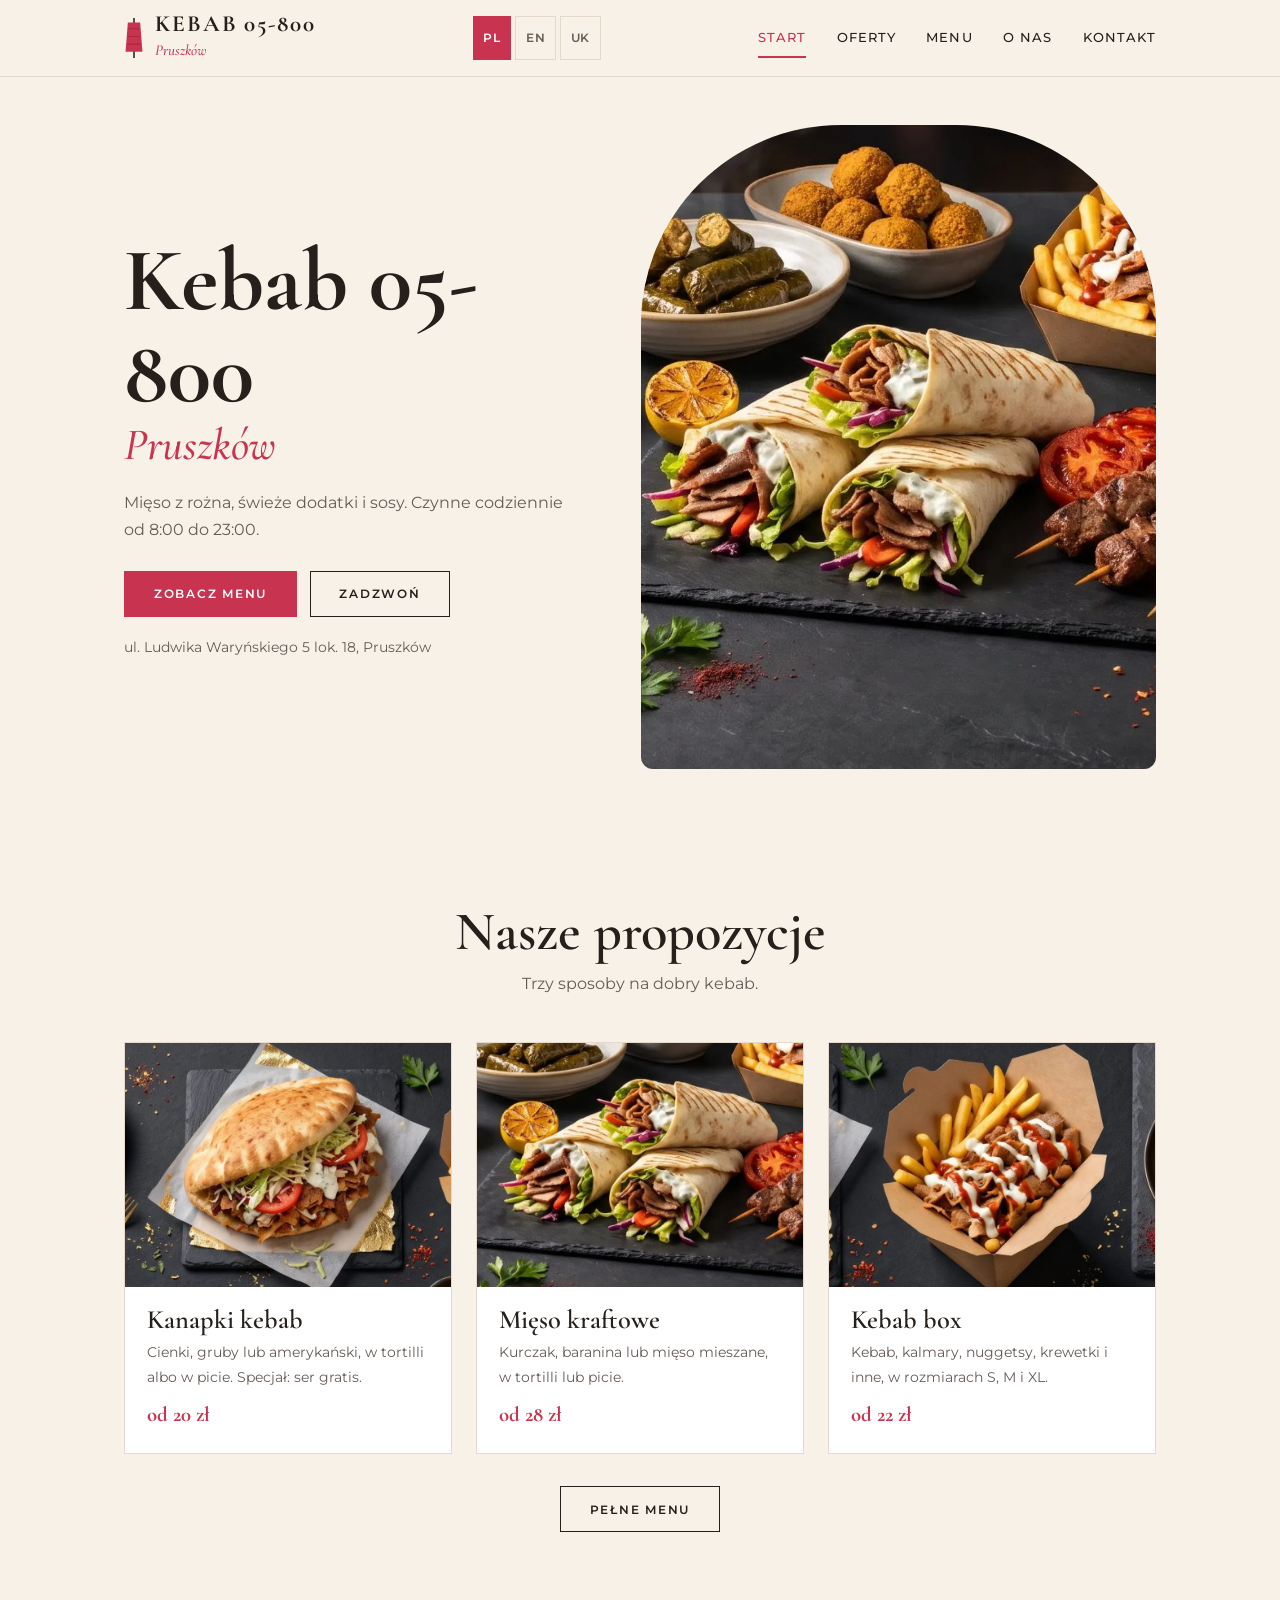
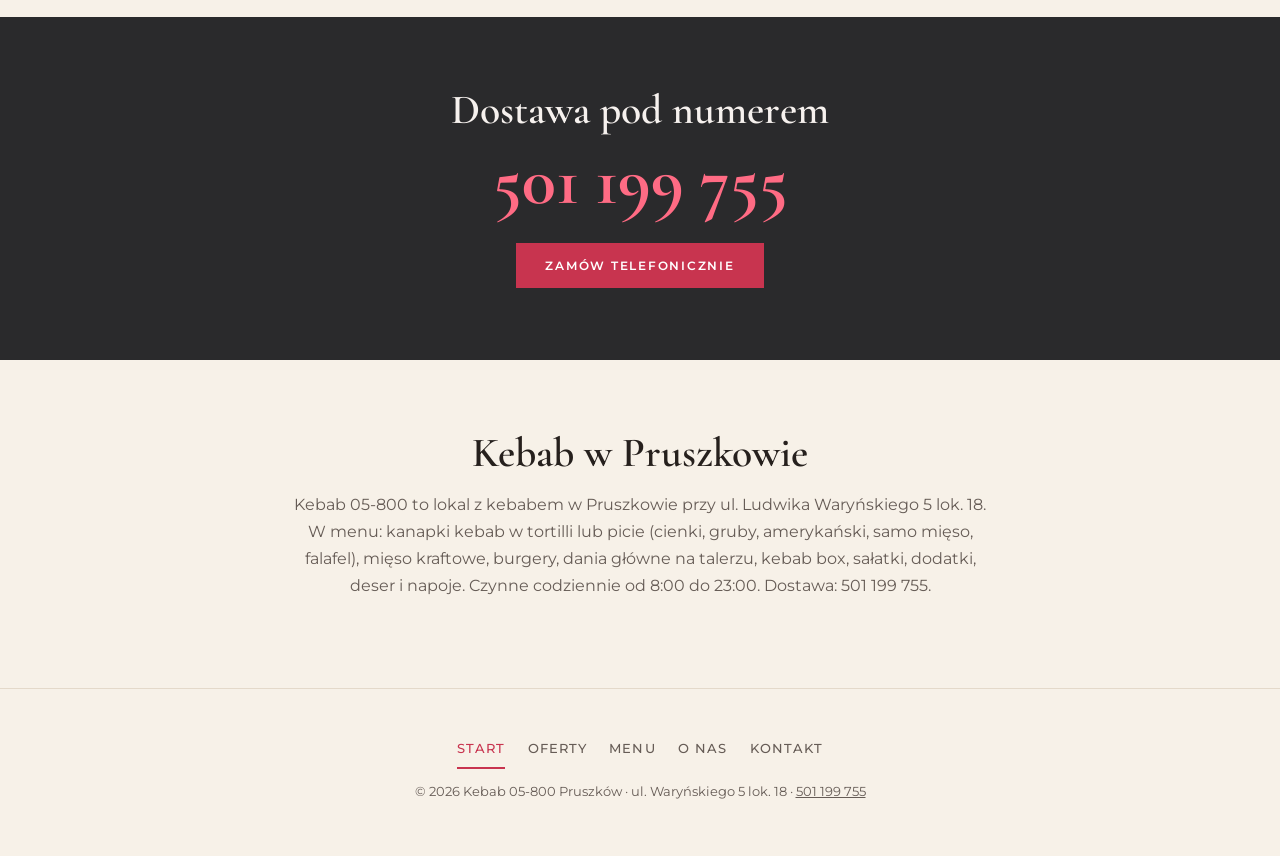
<file: index.html>
<!DOCTYPE html>
<html lang="pl">
<head>
<meta charset="utf-8">
<meta name="viewport" content="width=device-width, initial-scale=1, viewport-fit=cover">
<meta name="color-scheme" content="light"><meta name="theme-color" content="#f7f1e8">
<title>Kebab Pruszków – Kebab 05-800 | ul. Waryńskiego 5, dostawa 501 199 755</title>
<meta name="description" content="Kebab w Pruszkowie przy ul. Waryńskiego 5: kanapki kebab, mięso kraftowe, burgery, talerze i kebab box. Codziennie 8:00–23:00. Dostawa: 501 199 755.">
<link rel="canonical" href="https://abulfaiz.github.io/kebab-05-800/">
<link rel="icon" href="favicon.svg" type="image/svg+xml">
<meta property="og:type" content="website"><meta property="og:site_name" content="Kebab 05-800 Pruszków"><meta property="og:title" content="Kebab Pruszków – Kebab 05-800 | ul. Waryńskiego 5, dostawa 501 199 755"><meta property="og:description" content="Kebab w Pruszkowie przy ul. Waryńskiego 5: kanapki kebab, mięso kraftowe, burgery, talerze i kebab box. Codziennie 8:00–23:00. Dostawa: 501 199 755."><meta property="og:url" content="https://abulfaiz.github.io/kebab-05-800/"><meta property="og:image" content="https://abulfaiz.github.io/kebab-05-800/images/og.jpg"><meta property="og:image:width" content="1200"><meta property="og:image:height" content="630"><meta property="og:locale" content="pl_PL"><meta property="og:locale:alternate" content="en_US"><meta property="og:locale:alternate" content="uk_UA">
<meta name="twitter:card" content="summary_large_image"><meta name="twitter:title" content="Kebab Pruszków – Kebab 05-800 | ul. Waryńskiego 5, dostawa 501 199 755"><meta name="twitter:description" content="Kebab w Pruszkowie przy ul. Waryńskiego 5: kanapki kebab, mięso kraftowe, burgery, talerze i kebab box. Codziennie 8:00–23:00. Dostawa: 501 199 755."><meta name="twitter:image" content="https://abulfaiz.github.io/kebab-05-800/images/og.jpg">
<link rel="preconnect" href="https://fonts.googleapis.com"><link rel="preconnect" href="https://fonts.gstatic.com" crossorigin><link rel="stylesheet" href="https://fonts.googleapis.com/css2?family=Cormorant+Garamond:ital,wght@0,500;0,600;0,700;1,500&family=Montserrat:wght@300;400;500;600&display=swap">
<link rel="stylesheet" href="assets/style.css">
<script type="application/ld+json">{"@context": "https://schema.org", "@type": "Restaurant", "name": "Kebab 05-800 Pruszków", "url": "https://abulfaiz.github.io/kebab-05-800/", "image": "https://abulfaiz.github.io/kebab-05-800/images/og.jpg", "telephone": "+48501199755", "servesCuisine": "Kebab", "hasMenu": "https://abulfaiz.github.io/kebab-05-800/menu.html", "hasMap": "https://maps.app.goo.gl/HZWJGaL7ULREbf1F7", "address": {"@type": "PostalAddress", "streetAddress": "ul. Ludwika Waryńskiego 5 lok. 18", "postalCode": "05-800", "addressLocality": "Pruszków", "addressCountry": "PL"}, "openingHoursSpecification": [{"@type": "OpeningHoursSpecification", "dayOfWeek": ["Monday", "Tuesday", "Wednesday", "Thursday", "Friday", "Saturday", "Sunday"], "opens": "08:00", "closes": "23:00"}]}</script>
</head>
<body data-page="index.html">
<a class="skip" href="#main" data-i="skip">Przejdź do treści</a>
<svg width="0" height="0" style="position:absolute" aria-hidden="true"><symbol id="cam" viewBox="0 0 24 24" fill="none" stroke="currentColor" stroke-width="1.5"><path d="M3 8h4l2-3h6l2 3h4v11H3z"/><circle cx="12" cy="13" r="3.5"/></symbol></svg>
<header><div class="in">
  <a class="brand" href="index.html" aria-label="Kebab 05-800 Pruszków"><svg viewBox="0 0 26 52" aria-hidden="true"><rect x="12" y="0" width="2" height="52" fill="#26201d"/><path d="M5 6h16l3 38H2z" fill="#c8344f"/><path d="M6 14h14M5 24h16M4 34h18" stroke="#a82740" stroke-width="1.5"/></svg><span><b>KEBAB 05-800</b><i>Pruszków</i></span></a>
  <div class="lang" role="group" aria-label="Language"><button type="button" data-l="pl">PL</button><button type="button" data-l="en">EN</button><button type="button" data-l="uk">UK</button></div>
  <nav aria-label="Menu"><a href="index.html" data-i="n_home">START</a><a href="offers.html" data-i="n_offers">OFERTY</a><a href="menu.html" data-i="n_menu">MENU</a><a href="about.html" data-i="n_about">O NAS</a><a href="contact.html" data-i="n_contact">KONTAKT</a></nav>
</div></header>
<main id="main"><div class="view on">
<div class="hero"><div class="wrap">
  <div>
    <h1>Kebab 05-800<em>Pruszków</em></h1>
    <p data-i="hero_p">Mięso z rożna, świeże dodatki i sosy. Czynne codziennie od 8:00 do 23:00.</p>
    <div class="btns"><a class="btn fill" href="menu.html" data-i="b_menu">ZOBACZ MENU</a><a class="btn" href="tel:+48501199755" data-i="b_call">ZADZWOŃ</a></div>
    <p class="meta">ul. Ludwika Waryńskiego 5 lok. 18, Pruszków</p>
  </div>
  <div class="ph"><svg><use href="#cam"/></svg><img src="images/home-hero.webp" width="800" height="1000" alt="Kebab w tortilli, frytki i szaszłyki z grilla w Kebab 05-800" data-ia="alt_hero" fetchpriority="high" decoding="async" onerror="this.remove()"></div>
</div></div>
<section><div class="wrap">
  <div class="title"><h2 data-i="h_picks">Nasze propozycje</h2><p data-i="s_picks">Trzy sposoby na dobry kebab.</p></div>
  <div class="three">
    <div class="dish"><div class="ph"><svg><use href="#cam"/></svg><img src="images/home-kanapki.webp" width="800" height="600" alt="Kebab w picie z surówką i sosem" data-ia="alt_k1" loading="lazy" decoding="async" onerror="this.remove()"></div><div class="t"><h3><a href="menu.html#kanapki-kebab" data-i="k1_t">Kanapki kebab</a></h3><p data-i="k1_d">Cienki, gruby lub amerykański, w tortilli albo w picie. Specjał: ser gratis.</p><span class="pr" data-i="from1">od 20 zł</span></div></div>
    <div class="dish"><div class="ph"><svg><use href="#cam"/></svg><img src="images/home-kraftowe.webp" width="800" height="600" alt="Kebab w tortilli" data-ia="alt_k2" loading="lazy" decoding="async" onerror="this.remove()"></div><div class="t"><h3><a href="menu.html#mieso-kraftowe" data-i="k2_t">Mięso kraftowe</a></h3><p data-i="k2_d">Kurczak, baranina lub mięso mieszane, w tortilli lub picie.</p><span class="pr" data-i="from2">od 28 zł</span></div></div>
    <div class="dish"><div class="ph"><svg><use href="#cam"/></svg><img src="images/home-box.webp" width="800" height="600" alt="Kebab box z frytkami i mięsem" data-ia="alt_k3" loading="lazy" decoding="async" onerror="this.remove()"></div><div class="t"><h3><a href="menu.html#kebab-box" data-i="k3_t">Kebab box</a></h3><p data-i="k3_d">Kebab, kalmary, nuggetsy, krewetki i inne, w rozmiarach S, M i XL.</p><span class="pr" data-i="from3">od 22 zł</span></div></div>
  </div>
  <p class="note"><a class="btn" href="menu.html" data-i="b_full">PEŁNE MENU</a></p>
</div></section>
<section class="band"><div class="wrap">
  <h2 data-i="d_h">Dostawa pod numerem</h2>
  <a class="tel" href="tel:+48501199755">501 199 755</a>
  <a class="btn fill" href="tel:+48501199755" data-i="b_order">ZAMÓW TELEFONICZNIE</a>
  <div class="chips olinks"></div>
</div></section>
<section><div class="wrap seo"><h2 data-i="seo_h">Kebab w Pruszkowie</h2><p data-i="seo_p">Kebab 05-800 to lokal z kebabem w Pruszkowie przy ul. Ludwika Waryńskiego 5 lok. 18. W menu: kanapki kebab w tortilli lub picie (cienki, gruby, amerykański, samo mięso, falafel), mięso kraftowe, burgery, dania główne na talerzu, kebab box, sałatki, dodatki, deser i napoje. Czynne codziennie od 8:00 do 23:00. Dostawa: 501 199 755.</p></div></section>
</div></main>
<footer><nav class="fnav" data-al="f_nav" aria-label="Footer"><a href="index.html" data-i="n_home">START</a><a href="offers.html" data-i="n_offers">OFERTY</a><a href="menu.html" data-i="n_menu">MENU</a><a href="about.html" data-i="n_about">O NAS</a><a href="contact.html" data-i="n_contact">KONTAKT</a></nav>
<p>© <span id="y">2026</span> Kebab 05-800 Pruszków · ul. Waryńskiego 5 lok. 18 · <a href="tel:+48501199755">501 199 755</a></p></footer>
<div class="orderbar"><a class="btn fill" href="tel:+48501199755" data-i="sb_call">ZADZWOŃ: 501 199 755</a><a class="btn" href="menu.html" data-i="n_menu">MENU</a></div>
<script src="assets/config.js" defer></script><script src="assets/site.js" defer></script>
</body>
</html>
</file>
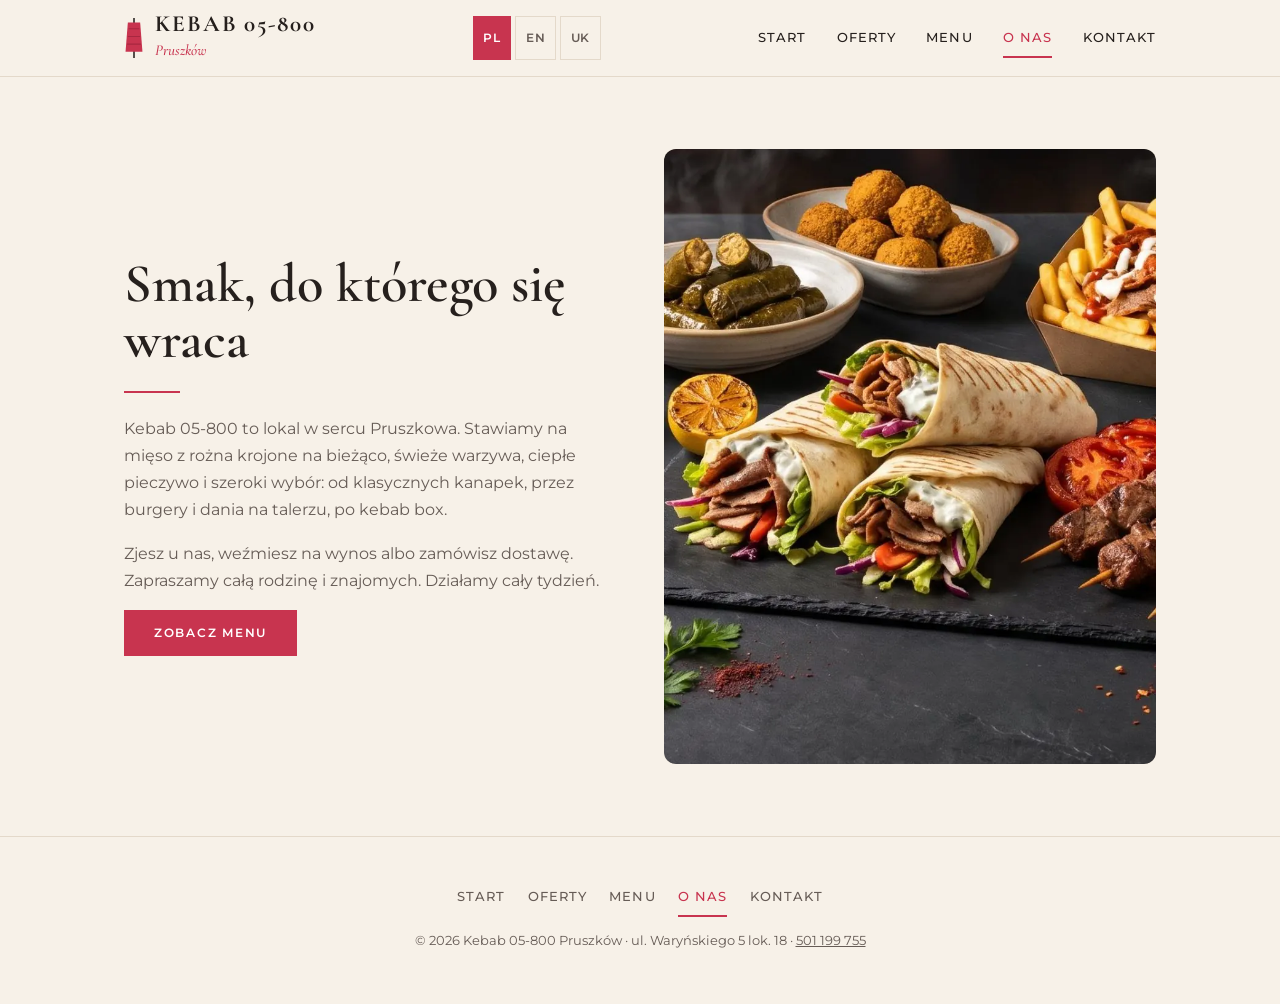
<file: about.html>
<!DOCTYPE html>
<html lang="pl">
<head>
<meta charset="utf-8">
<meta name="viewport" content="width=device-width, initial-scale=1, viewport-fit=cover">
<meta name="color-scheme" content="light"><meta name="theme-color" content="#f7f1e8">
<title>O nas | Kebab 05-800 Pruszków</title>
<meta name="description" content="Kebab 05-800 w Pruszkowie: mięso z rożna krojone na bieżąco, świeże warzywa i sosy. Na miejscu, na wynos i z dostawą.">
<link rel="canonical" href="https://abulfaiz.github.io/kebab-05-800/about.html">
<link rel="icon" href="favicon.svg" type="image/svg+xml">
<meta property="og:type" content="website"><meta property="og:site_name" content="Kebab 05-800 Pruszków"><meta property="og:title" content="O nas | Kebab 05-800 Pruszków"><meta property="og:description" content="Kebab 05-800 w Pruszkowie: mięso z rożna krojone na bieżąco, świeże warzywa i sosy. Na miejscu, na wynos i z dostawą."><meta property="og:url" content="https://abulfaiz.github.io/kebab-05-800/about.html"><meta property="og:image" content="https://abulfaiz.github.io/kebab-05-800/images/og.jpg"><meta property="og:image:width" content="1200"><meta property="og:image:height" content="630"><meta property="og:locale" content="pl_PL"><meta property="og:locale:alternate" content="en_US"><meta property="og:locale:alternate" content="uk_UA">
<meta name="twitter:card" content="summary_large_image"><meta name="twitter:title" content="O nas | Kebab 05-800 Pruszków"><meta name="twitter:description" content="Kebab 05-800 w Pruszkowie: mięso z rożna krojone na bieżąco, świeże warzywa i sosy. Na miejscu, na wynos i z dostawą."><meta name="twitter:image" content="https://abulfaiz.github.io/kebab-05-800/images/og.jpg">
<link rel="preconnect" href="https://fonts.googleapis.com"><link rel="preconnect" href="https://fonts.gstatic.com" crossorigin><link rel="stylesheet" href="https://fonts.googleapis.com/css2?family=Cormorant+Garamond:ital,wght@0,500;0,600;0,700;1,500&family=Montserrat:wght@300;400;500;600&display=swap">
<link rel="stylesheet" href="assets/style.css">

</head>
<body data-page="about.html">
<a class="skip" href="#main" data-i="skip">Przejdź do treści</a>
<svg width="0" height="0" style="position:absolute" aria-hidden="true"><symbol id="cam" viewBox="0 0 24 24" fill="none" stroke="currentColor" stroke-width="1.5"><path d="M3 8h4l2-3h6l2 3h4v11H3z"/><circle cx="12" cy="13" r="3.5"/></symbol></svg>
<header><div class="in">
  <a class="brand" href="index.html" aria-label="Kebab 05-800 Pruszków"><svg viewBox="0 0 26 52" aria-hidden="true"><rect x="12" y="0" width="2" height="52" fill="#26201d"/><path d="M5 6h16l3 38H2z" fill="#c8344f"/><path d="M6 14h14M5 24h16M4 34h18" stroke="#a82740" stroke-width="1.5"/></svg><span><b>KEBAB 05-800</b><i>Pruszków</i></span></a>
  <div class="lang" role="group" aria-label="Language"><button type="button" data-l="pl">PL</button><button type="button" data-l="en">EN</button><button type="button" data-l="uk">UK</button></div>
  <nav aria-label="Menu"><a href="index.html" data-i="n_home">START</a><a href="offers.html" data-i="n_offers">OFERTY</a><a href="menu.html" data-i="n_menu">MENU</a><a href="about.html" data-i="n_about">O NAS</a><a href="contact.html" data-i="n_contact">KONTAKT</a></nav>
</div></header>
<main id="main"><div class="view on">
<section><div class="wrap about">
  <div>
    <h1 class="h1" data-i="a_h">Smak, do którego się wraca</h1>
    <div class="rule"></div>
    <p data-i="a_p1">Kebab 05-800 to lokal w sercu Pruszkowa. Stawiamy na mięso z rożna krojone na bieżąco, świeże warzywa, ciepłe pieczywo i szeroki wybór: od klasycznych kanapek, przez burgery i dania na talerzu, po kebab box.</p>
    <p data-i="a_p2">Zjesz u nas, weźmiesz na wynos albo zamówisz dostawę. Zapraszamy całą rodzinę i znajomych. Działamy cały tydzień.</p>
    <a class="btn fill" href="menu.html" data-i="b_menu">ZOBACZ MENU</a>
  </div>
  <div class="ph"><svg><use href="#cam"/></svg><img src="images/home-hero.webp" width="800" height="1000" alt="Dania kebab w Kebab 05-800" data-ia="alt_about" loading="lazy" decoding="async" onerror="this.remove()"></div>
</div></section>
</div></main>
<footer><nav class="fnav" data-al="f_nav" aria-label="Footer"><a href="index.html" data-i="n_home">START</a><a href="offers.html" data-i="n_offers">OFERTY</a><a href="menu.html" data-i="n_menu">MENU</a><a href="about.html" data-i="n_about">O NAS</a><a href="contact.html" data-i="n_contact">KONTAKT</a></nav>
<p>© <span id="y">2026</span> Kebab 05-800 Pruszków · ul. Waryńskiego 5 lok. 18 · <a href="tel:+48501199755">501 199 755</a></p></footer>
<div class="orderbar"><a class="btn fill" href="tel:+48501199755" data-i="sb_call">ZADZWOŃ: 501 199 755</a><a class="btn" href="menu.html" data-i="n_menu">MENU</a></div>
<script src="assets/config.js" defer></script><script src="assets/site.js" defer></script>
</body>
</html>
</file>
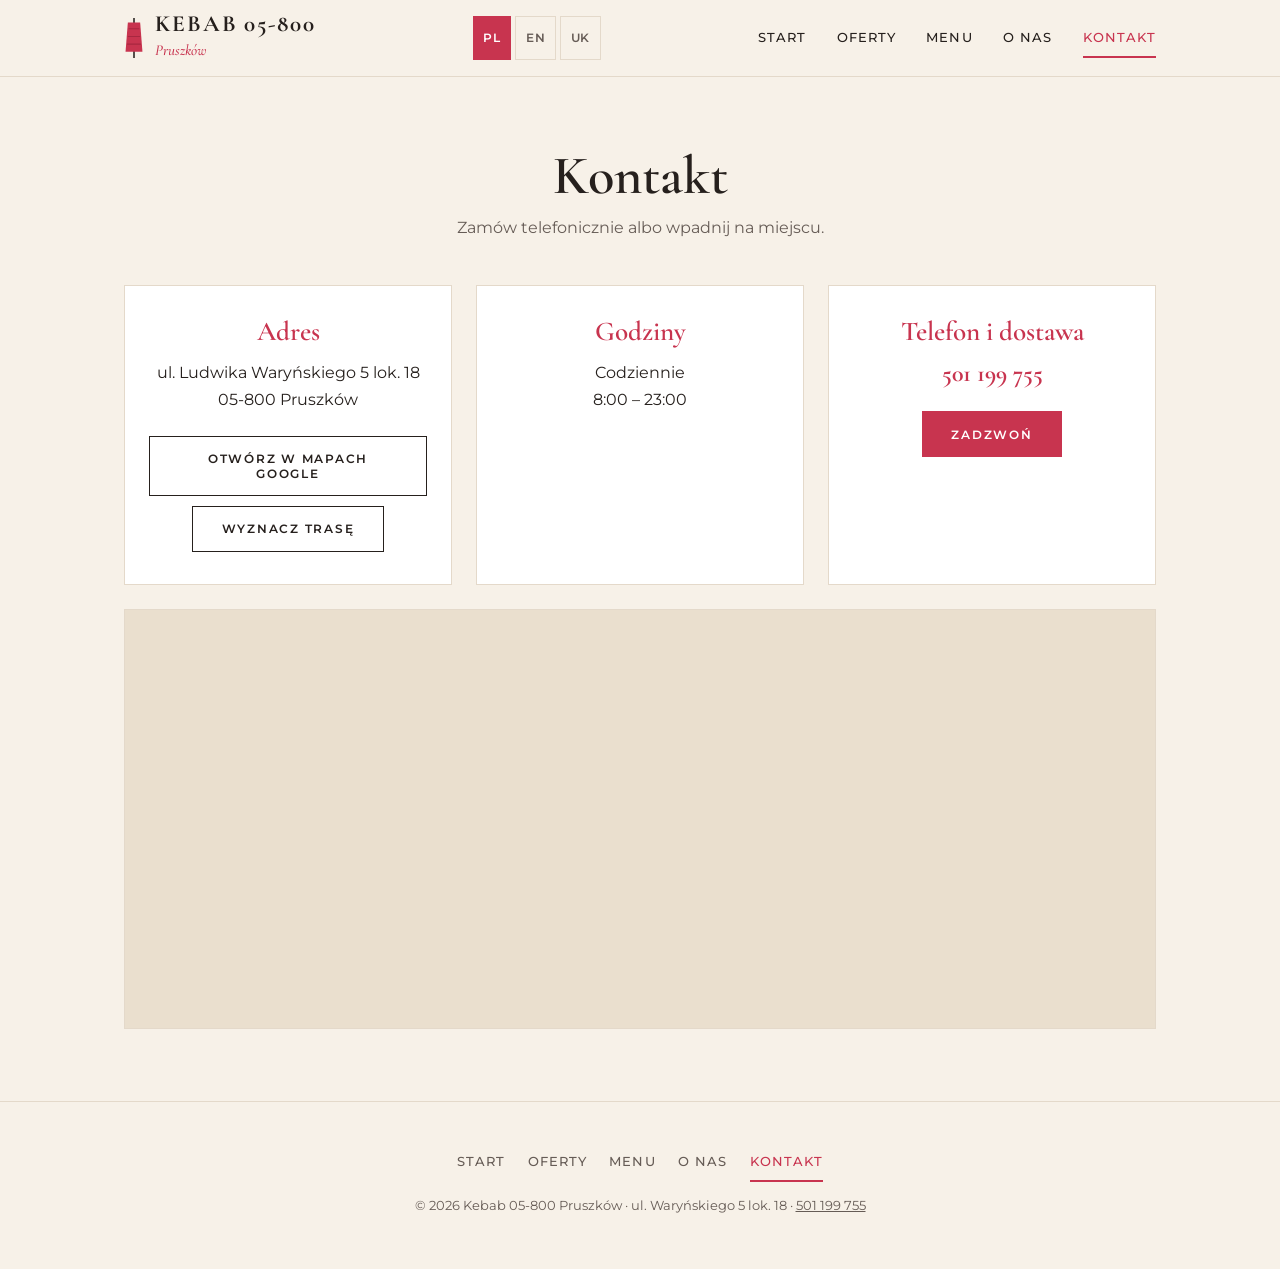
<file: contact.html>
<!DOCTYPE html>
<html lang="pl">
<head>
<meta charset="utf-8">
<meta name="viewport" content="width=device-width, initial-scale=1, viewport-fit=cover">
<meta name="color-scheme" content="light"><meta name="theme-color" content="#f7f1e8">
<title>Kontakt i dojazd – Kebab Pruszków | Kebab 05-800</title>
<meta name="description" content="Kebab 05-800, ul. Ludwika Waryńskiego 5 lok. 18, Pruszków. Codziennie 8:00–23:00. Zamówienia i dostawa: 501 199 755. Mapa dojazdu.">
<link rel="canonical" href="https://abulfaiz.github.io/kebab-05-800/contact.html">
<link rel="icon" href="favicon.svg" type="image/svg+xml">
<meta property="og:type" content="website"><meta property="og:site_name" content="Kebab 05-800 Pruszków"><meta property="og:title" content="Kontakt i dojazd – Kebab Pruszków | Kebab 05-800"><meta property="og:description" content="Kebab 05-800, ul. Ludwika Waryńskiego 5 lok. 18, Pruszków. Codziennie 8:00–23:00. Zamówienia i dostawa: 501 199 755. Mapa dojazdu."><meta property="og:url" content="https://abulfaiz.github.io/kebab-05-800/contact.html"><meta property="og:image" content="https://abulfaiz.github.io/kebab-05-800/images/og.jpg"><meta property="og:image:width" content="1200"><meta property="og:image:height" content="630"><meta property="og:locale" content="pl_PL"><meta property="og:locale:alternate" content="en_US"><meta property="og:locale:alternate" content="uk_UA">
<meta name="twitter:card" content="summary_large_image"><meta name="twitter:title" content="Kontakt i dojazd – Kebab Pruszków | Kebab 05-800"><meta name="twitter:description" content="Kebab 05-800, ul. Ludwika Waryńskiego 5 lok. 18, Pruszków. Codziennie 8:00–23:00. Zamówienia i dostawa: 501 199 755. Mapa dojazdu."><meta name="twitter:image" content="https://abulfaiz.github.io/kebab-05-800/images/og.jpg">
<link rel="preconnect" href="https://fonts.googleapis.com"><link rel="preconnect" href="https://fonts.gstatic.com" crossorigin><link rel="stylesheet" href="https://fonts.googleapis.com/css2?family=Cormorant+Garamond:ital,wght@0,500;0,600;0,700;1,500&family=Montserrat:wght@300;400;500;600&display=swap">
<link rel="stylesheet" href="assets/style.css">
<script type="application/ld+json">{"@context": "https://schema.org", "@type": "Restaurant", "name": "Kebab 05-800 Pruszków", "url": "https://abulfaiz.github.io/kebab-05-800/", "image": "https://abulfaiz.github.io/kebab-05-800/images/og.jpg", "telephone": "+48501199755", "servesCuisine": "Kebab", "hasMenu": "https://abulfaiz.github.io/kebab-05-800/menu.html", "hasMap": "https://maps.app.goo.gl/HZWJGaL7ULREbf1F7", "address": {"@type": "PostalAddress", "streetAddress": "ul. Ludwika Waryńskiego 5 lok. 18", "postalCode": "05-800", "addressLocality": "Pruszków", "addressCountry": "PL"}, "openingHoursSpecification": [{"@type": "OpeningHoursSpecification", "dayOfWeek": ["Monday", "Tuesday", "Wednesday", "Thursday", "Friday", "Saturday", "Sunday"], "opens": "08:00", "closes": "23:00"}]}</script>
</head>
<body data-page="contact.html">
<a class="skip" href="#main" data-i="skip">Przejdź do treści</a>
<svg width="0" height="0" style="position:absolute" aria-hidden="true"><symbol id="cam" viewBox="0 0 24 24" fill="none" stroke="currentColor" stroke-width="1.5"><path d="M3 8h4l2-3h6l2 3h4v11H3z"/><circle cx="12" cy="13" r="3.5"/></symbol></svg>
<header><div class="in">
  <a class="brand" href="index.html" aria-label="Kebab 05-800 Pruszków"><svg viewBox="0 0 26 52" aria-hidden="true"><rect x="12" y="0" width="2" height="52" fill="#26201d"/><path d="M5 6h16l3 38H2z" fill="#c8344f"/><path d="M6 14h14M5 24h16M4 34h18" stroke="#a82740" stroke-width="1.5"/></svg><span><b>KEBAB 05-800</b><i>Pruszków</i></span></a>
  <div class="lang" role="group" aria-label="Language"><button type="button" data-l="pl">PL</button><button type="button" data-l="en">EN</button><button type="button" data-l="uk">UK</button></div>
  <nav aria-label="Menu"><a href="index.html" data-i="n_home">START</a><a href="offers.html" data-i="n_offers">OFERTY</a><a href="menu.html" data-i="n_menu">MENU</a><a href="about.html" data-i="n_about">O NAS</a><a href="contact.html" data-i="n_contact">KONTAKT</a></nav>
</div></header>
<main id="main"><div class="view on">
<section><div class="wrap">
  <div class="title"><h1 class="h1" data-i="c_h">Kontakt</h1><p data-i="c_sub">Zamów telefonicznie albo wpadnij na miejscu.</p></div>
  <div class="info">
    <div><h2 class="h3" data-i="c_addr">Adres</h2><p>ul. Ludwika Waryńskiego 5 lok. 18<br>05-800 Pruszków</p><a class="btn" href="https://maps.app.goo.gl/HZWJGaL7ULREbf1F7" target="_blank" rel="noopener" data-i="b_map">OTWÓRZ W MAPACH GOOGLE</a><a class="btn" href="https://www.google.com/maps/dir/?api=1&amp;destination=Ludwika+Wary%C5%84skiego+5%2C+05-800+Pruszk%C3%B3w" target="_blank" rel="noopener" data-i="b_dir">WYZNACZ TRASĘ</a></div>
    <div><h2 class="h3" data-i="c_hours">Godziny</h2><p data-i="c_hv">Codziennie<br>8:00 – 23:00</p></div>
    <div><h2 class="h3" data-i="c_deliv">Telefon i dostawa</h2><p><a href="tel:+48501199755">501 199 755</a></p><a class="btn fill" href="tel:+48501199755" data-i="b_call">ZADZWOŃ</a></div>
    <div class="olinks-wrap"><h2 class="h3" data-i="c_online">Zamów online</h2><div class="chips lt olinks"></div></div>
  </div>
  <iframe class="map" title="Mapa: Kebab 05-800, ul. Ludwika Waryńskiego 5, Pruszków" data-it="map_t" loading="lazy" referrerpolicy="no-referrer-when-downgrade" src="https://www.google.com/maps?q=Ludwika+Wary%C5%84skiego+5%2C+05-800+Pruszk%C3%B3w&amp;z=17&amp;output=embed"></iframe>
</div></section>
</div></main>
<footer><nav class="fnav" data-al="f_nav" aria-label="Footer"><a href="index.html" data-i="n_home">START</a><a href="offers.html" data-i="n_offers">OFERTY</a><a href="menu.html" data-i="n_menu">MENU</a><a href="about.html" data-i="n_about">O NAS</a><a href="contact.html" data-i="n_contact">KONTAKT</a></nav>
<p>© <span id="y">2026</span> Kebab 05-800 Pruszków · ul. Waryńskiego 5 lok. 18 · <a href="tel:+48501199755">501 199 755</a></p></footer>
<div class="orderbar"><a class="btn fill" href="tel:+48501199755" data-i="sb_call">ZADZWOŃ: 501 199 755</a><a class="btn" href="menu.html" data-i="n_menu">MENU</a></div>
<script src="assets/config.js" defer></script><script src="assets/site.js" defer></script>
</body>
</html>
</file>
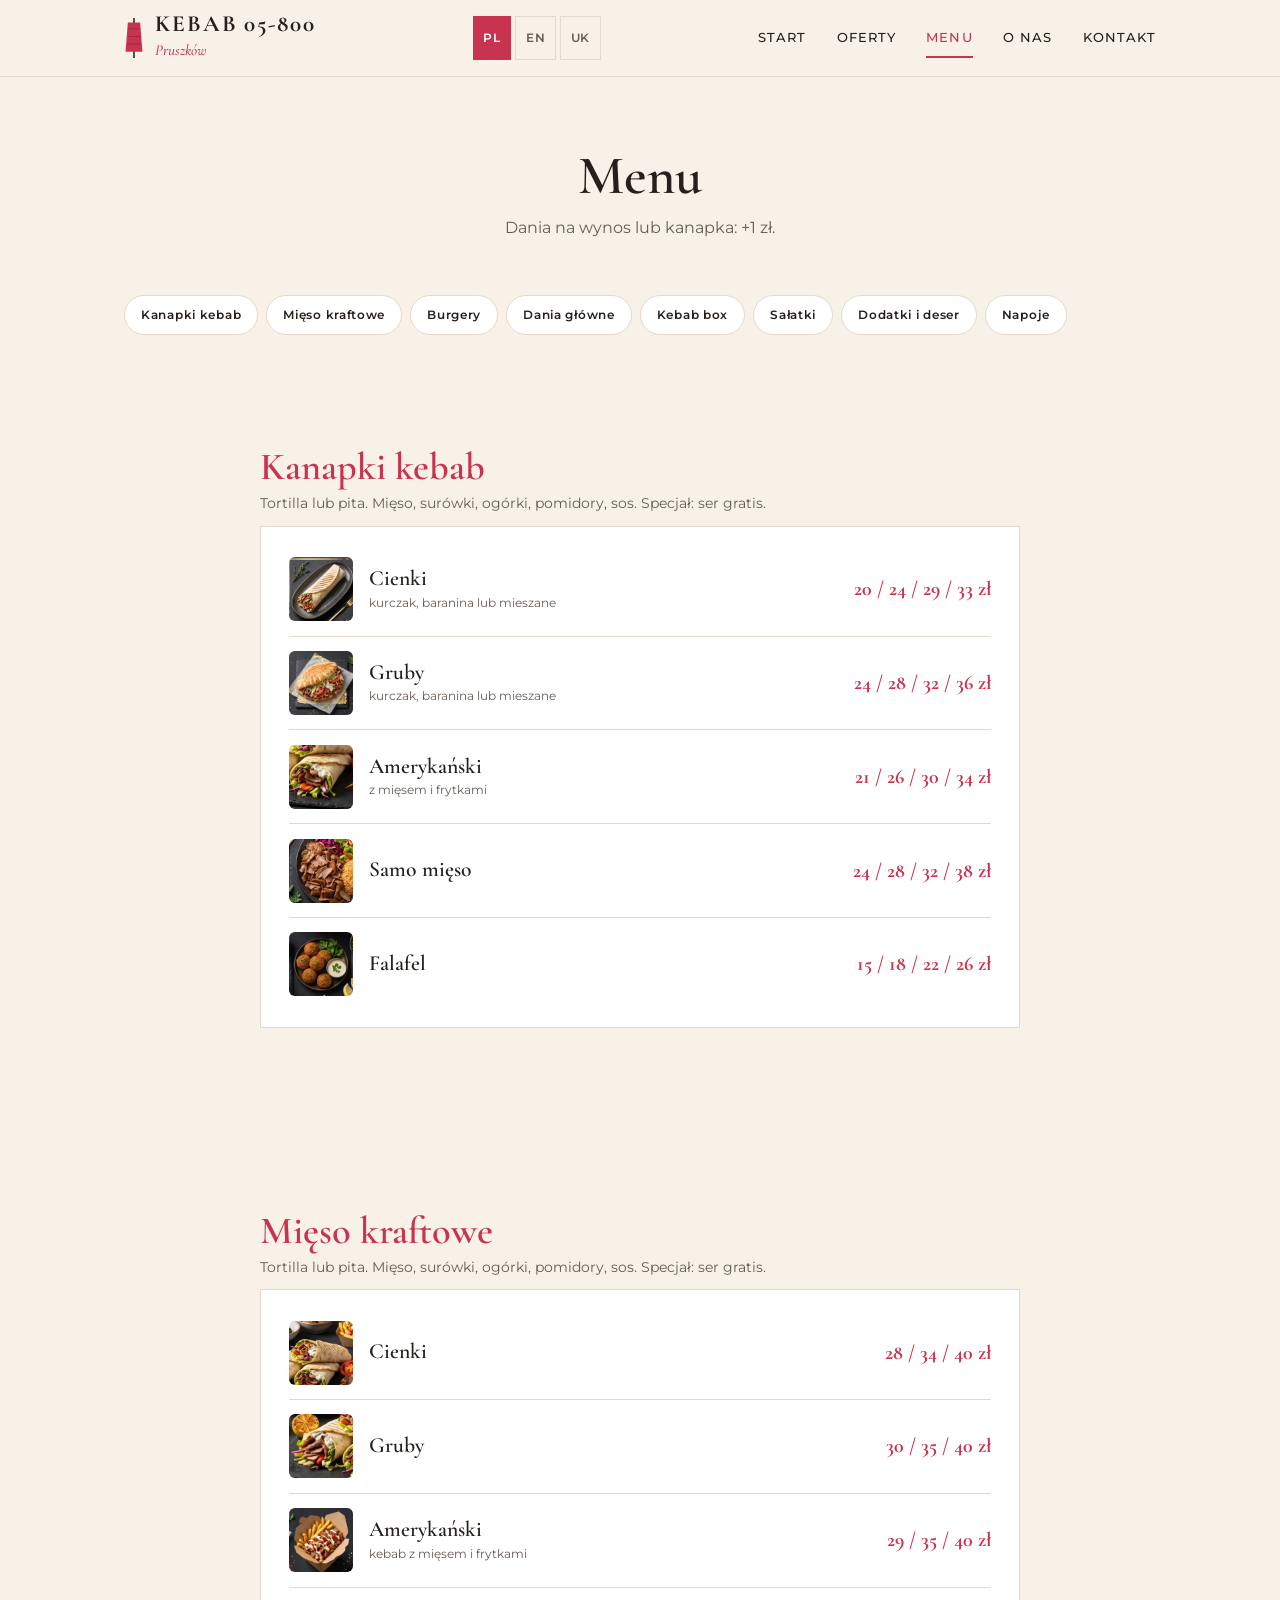
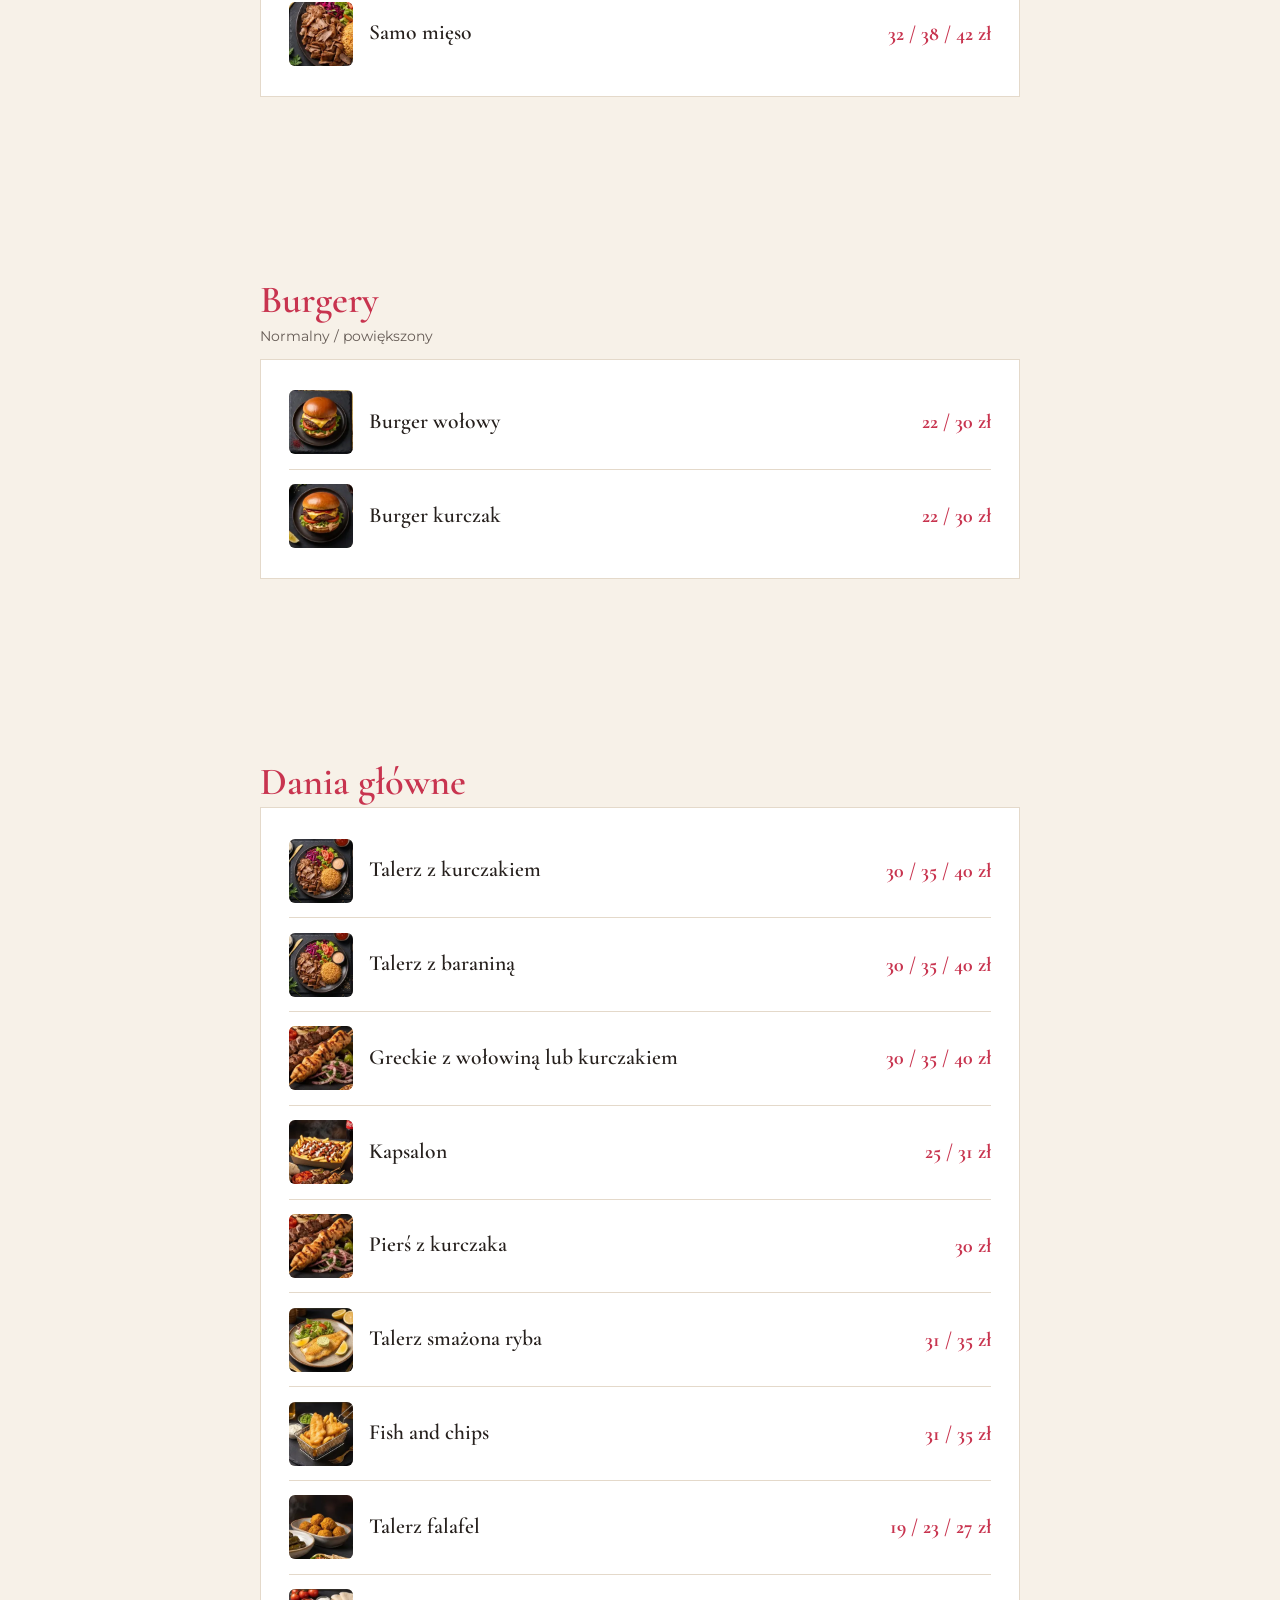
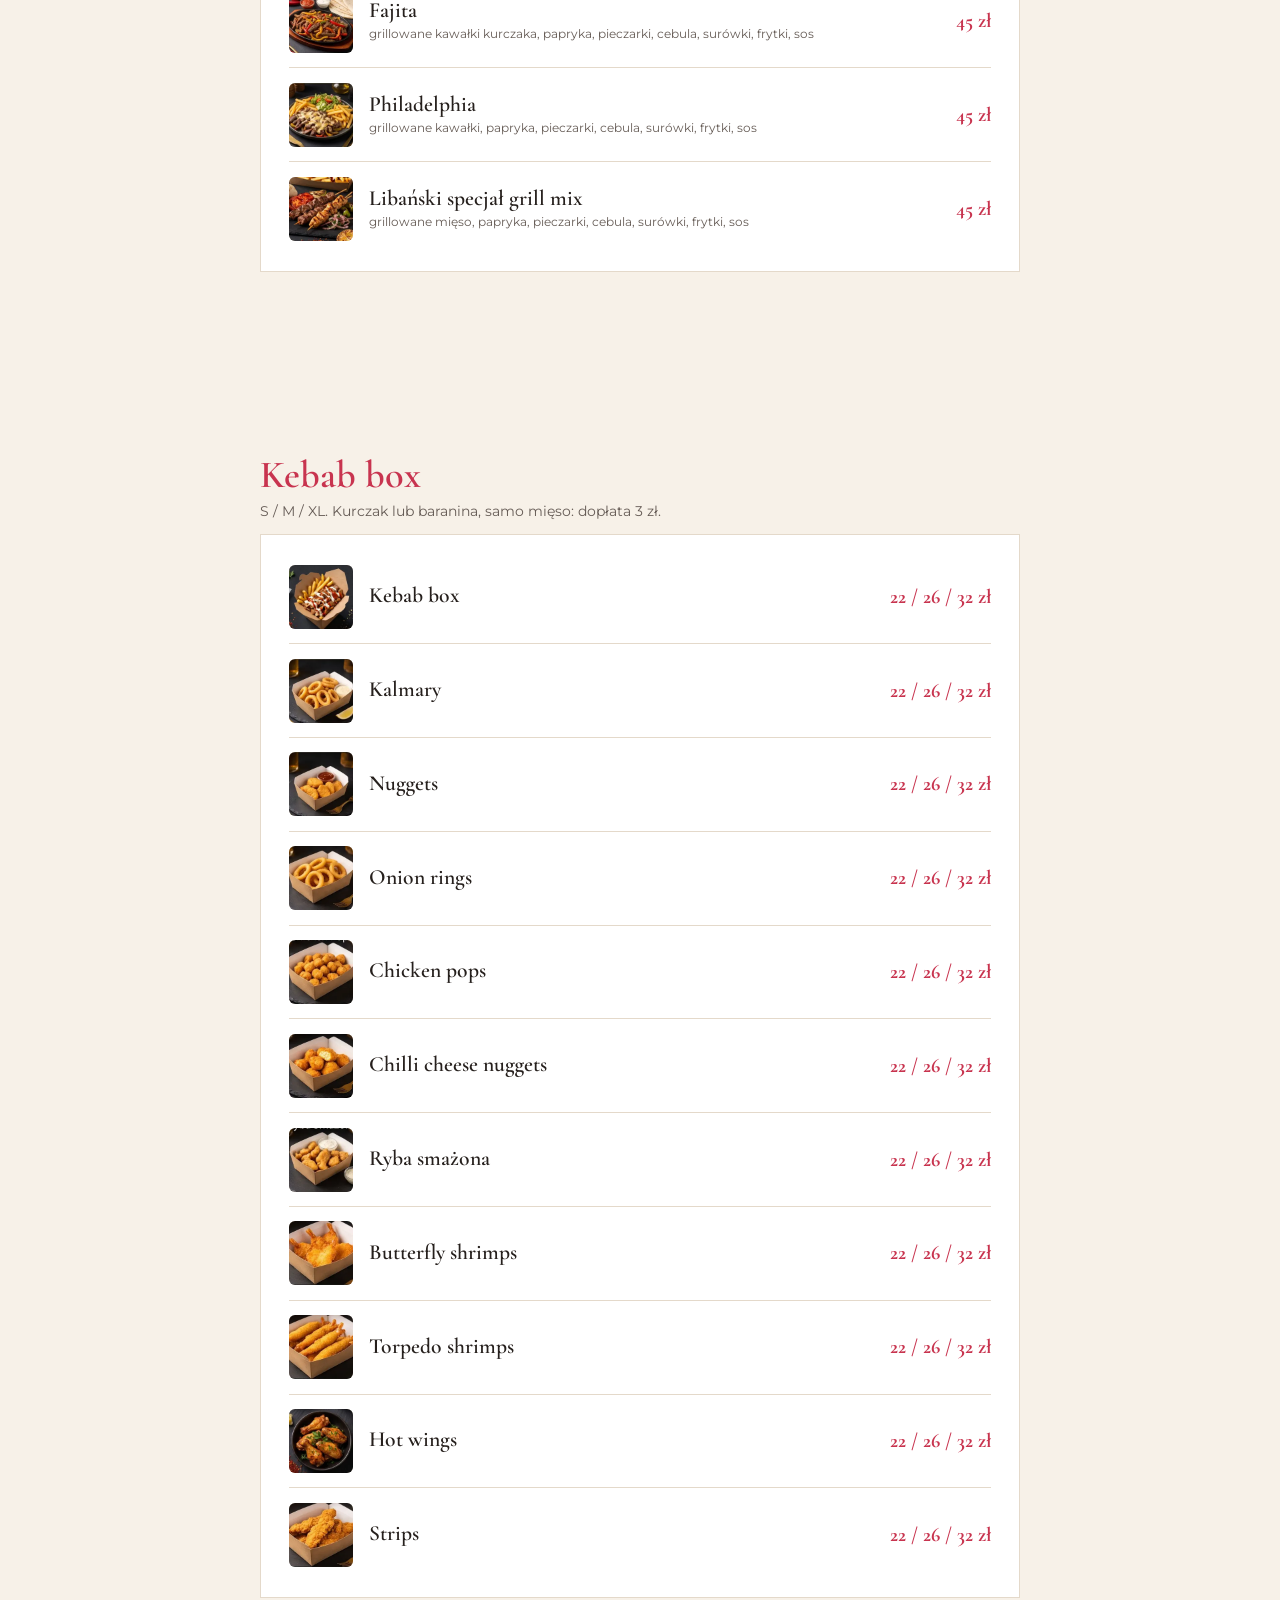
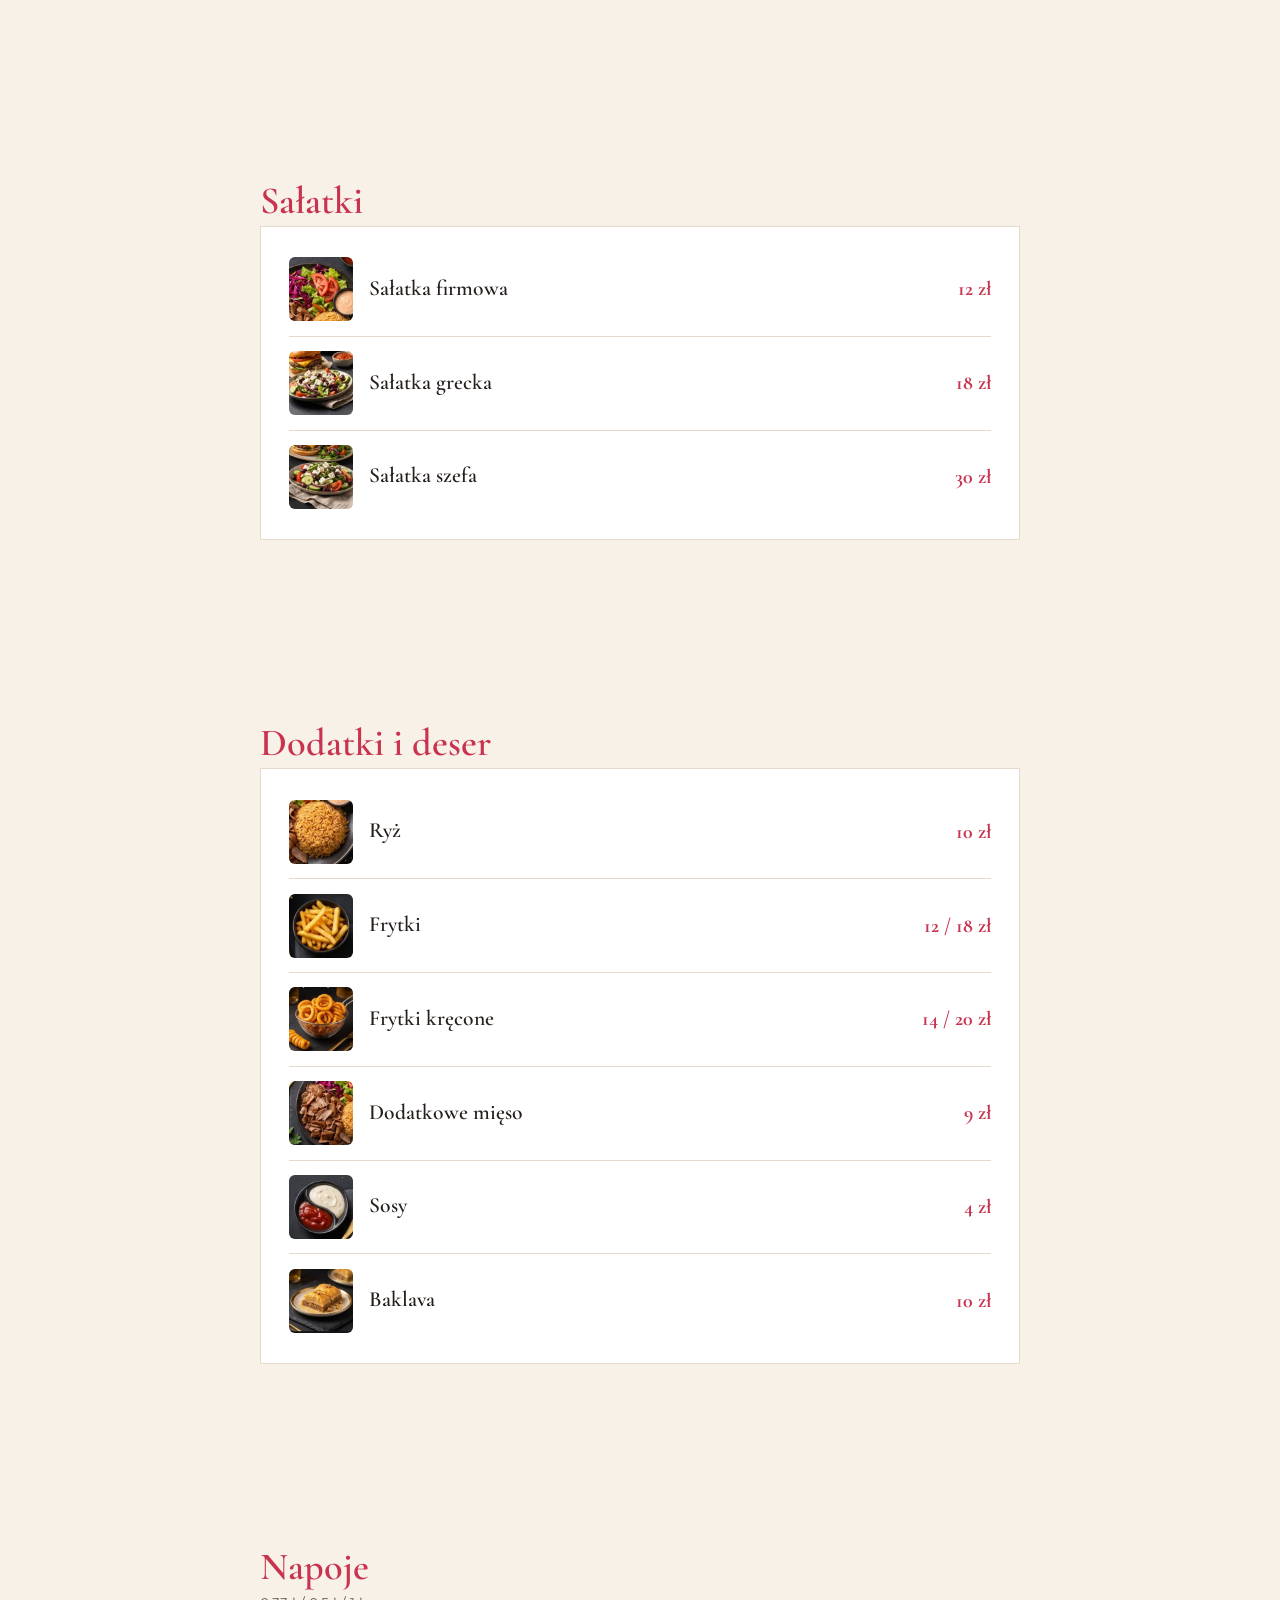
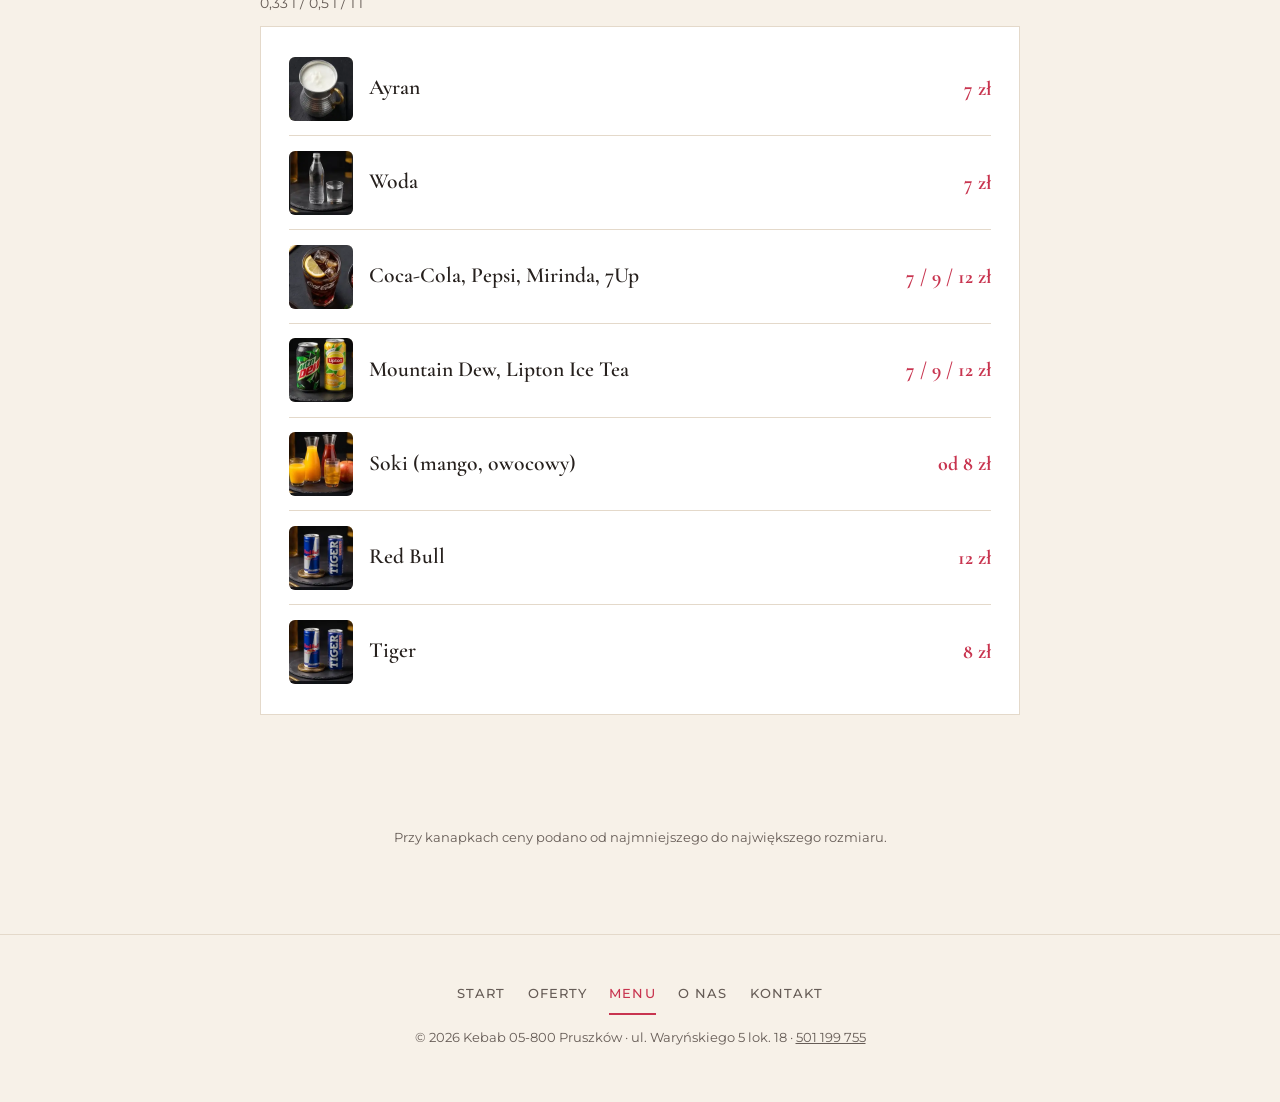
<file: menu.html>
<!DOCTYPE html>
<html lang="pl">
<head>
<meta charset="utf-8">
<meta name="viewport" content="width=device-width, initial-scale=1, viewport-fit=cover">
<meta name="color-scheme" content="light"><meta name="theme-color" content="#f7f1e8">
<title>Menu i ceny – Kebab Pruszków | Kebab 05-800</title>
<meta name="description" content="Pełne menu Kebab 05-800 w Pruszkowie z cenami: kanapki kebab, mięso kraftowe, burgery, dania główne, kebab box, sałatki, dodatki i napoje.">
<link rel="canonical" href="https://abulfaiz.github.io/kebab-05-800/menu.html">
<link rel="icon" href="favicon.svg" type="image/svg+xml">
<meta property="og:type" content="website"><meta property="og:site_name" content="Kebab 05-800 Pruszków"><meta property="og:title" content="Menu i ceny – Kebab Pruszków | Kebab 05-800"><meta property="og:description" content="Pełne menu Kebab 05-800 w Pruszkowie z cenami: kanapki kebab, mięso kraftowe, burgery, dania główne, kebab box, sałatki, dodatki i napoje."><meta property="og:url" content="https://abulfaiz.github.io/kebab-05-800/menu.html"><meta property="og:image" content="https://abulfaiz.github.io/kebab-05-800/images/og.jpg"><meta property="og:image:width" content="1200"><meta property="og:image:height" content="630"><meta property="og:locale" content="pl_PL"><meta property="og:locale:alternate" content="en_US"><meta property="og:locale:alternate" content="uk_UA">
<meta name="twitter:card" content="summary_large_image"><meta name="twitter:title" content="Menu i ceny – Kebab Pruszków | Kebab 05-800"><meta name="twitter:description" content="Pełne menu Kebab 05-800 w Pruszkowie z cenami: kanapki kebab, mięso kraftowe, burgery, dania główne, kebab box, sałatki, dodatki i napoje."><meta name="twitter:image" content="https://abulfaiz.github.io/kebab-05-800/images/og.jpg">
<link rel="preconnect" href="https://fonts.googleapis.com"><link rel="preconnect" href="https://fonts.gstatic.com" crossorigin><link rel="stylesheet" href="https://fonts.googleapis.com/css2?family=Cormorant+Garamond:ital,wght@0,500;0,600;0,700;1,500&family=Montserrat:wght@300;400;500;600&display=swap">
<link rel="stylesheet" href="assets/style.css">

</head>
<body data-page="menu.html">
<a class="skip" href="#main" data-i="skip">Przejdź do treści</a>
<svg width="0" height="0" style="position:absolute" aria-hidden="true"><symbol id="cam" viewBox="0 0 24 24" fill="none" stroke="currentColor" stroke-width="1.5"><path d="M3 8h4l2-3h6l2 3h4v11H3z"/><circle cx="12" cy="13" r="3.5"/></symbol></svg>
<header><div class="in">
  <a class="brand" href="index.html" aria-label="Kebab 05-800 Pruszków"><svg viewBox="0 0 26 52" aria-hidden="true"><rect x="12" y="0" width="2" height="52" fill="#26201d"/><path d="M5 6h16l3 38H2z" fill="#c8344f"/><path d="M6 14h14M5 24h16M4 34h18" stroke="#a82740" stroke-width="1.5"/></svg><span><b>KEBAB 05-800</b><i>Pruszków</i></span></a>
  <div class="lang" role="group" aria-label="Language"><button type="button" data-l="pl">PL</button><button type="button" data-l="en">EN</button><button type="button" data-l="uk">UK</button></div>
  <nav aria-label="Menu"><a href="index.html" data-i="n_home">START</a><a href="offers.html" data-i="n_offers">OFERTY</a><a href="menu.html" data-i="n_menu">MENU</a><a href="about.html" data-i="n_about">O NAS</a><a href="contact.html" data-i="n_contact">KONTAKT</a></nav>
</div></header>
<main id="main"><div class="view on">
<section><div class="wrap">
  <div class="title"><h1 class="h1" data-i="m_h">Menu</h1><p data-i="m_sub">Dania na wynos lub kanapka: +1 zł.</p></div>
  <nav class="jump" id="jump" data-al="m_jump" aria-label="Kategorie menu"><a href="#kanapki-kebab">Kanapki kebab</a><a href="#mieso-kraftowe">Mięso kraftowe</a><a href="#burgery">Burgery</a><a href="#dania-glowne">Dania główne</a><a href="#kebab-box">Kebab box</a><a href="#salatki">Sałatki</a><a href="#dodatki-i-deser">Dodatki i deser</a><a href="#napoje">Napoje</a></nav>
  <div id="menu-all"><section class="mcat" id="kanapki-kebab"><h2>Kanapki kebab</h2><p class="sub">Tortilla lub pita. Mięso, surówki, ogórki, pomidory, sos. Specjał: ser gratis.</p><div class="list"><div class="row"><div class="ph" aria-hidden="true"><svg><use href="#cam"/></svg><img src="images/thumb/kanapki-kebab-cienki.webp" width="64" height="64" alt="" loading="lazy" decoding="async" onerror="this.remove()"></div><div class="m"><span class="n">Cienki</span><small>kurczak, baranina lub mieszane</small></div><span class="p">20 / 24 / 29 / 33 zł</span></div><div class="row"><div class="ph" aria-hidden="true"><svg><use href="#cam"/></svg><img src="images/thumb/kanapki-kebab-gruby.webp" width="64" height="64" alt="" loading="lazy" decoding="async" onerror="this.remove()"></div><div class="m"><span class="n">Gruby</span><small>kurczak, baranina lub mieszane</small></div><span class="p">24 / 28 / 32 / 36 zł</span></div><div class="row"><div class="ph" aria-hidden="true"><svg><use href="#cam"/></svg><img src="images/thumb/kanapki-kebab-amerykanski.webp" width="64" height="64" alt="" loading="lazy" decoding="async" onerror="this.remove()"></div><div class="m"><span class="n">Amerykański</span><small>z mięsem i frytkami</small></div><span class="p">21 / 26 / 30 / 34 zł</span></div><div class="row"><div class="ph" aria-hidden="true"><svg><use href="#cam"/></svg><img src="images/thumb/kanapki-kebab-samo-mieso.webp" width="64" height="64" alt="" loading="lazy" decoding="async" onerror="this.remove()"></div><div class="m"><span class="n">Samo mięso</span></div><span class="p">24 / 28 / 32 / 38 zł</span></div><div class="row"><div class="ph" aria-hidden="true"><svg><use href="#cam"/></svg><img src="images/thumb/kanapki-kebab-falafel.webp" width="64" height="64" alt="" loading="lazy" decoding="async" onerror="this.remove()"></div><div class="m"><span class="n">Falafel</span></div><span class="p">15 / 18 / 22 / 26 zł</span></div></div></section><section class="mcat" id="mieso-kraftowe"><h2>Mięso kraftowe</h2><p class="sub">Tortilla lub pita. Mięso, surówki, ogórki, pomidory, sos. Specjał: ser gratis.</p><div class="list"><div class="row"><div class="ph" aria-hidden="true"><svg><use href="#cam"/></svg><img src="images/thumb/mieso-kraftowe-cienki.webp" width="64" height="64" alt="" loading="lazy" decoding="async" onerror="this.remove()"></div><div class="m"><span class="n">Cienki</span></div><span class="p">28 / 34 / 40 zł</span></div><div class="row"><div class="ph" aria-hidden="true"><svg><use href="#cam"/></svg><img src="images/thumb/mieso-kraftowe-gruby.webp" width="64" height="64" alt="" loading="lazy" decoding="async" onerror="this.remove()"></div><div class="m"><span class="n">Gruby</span></div><span class="p">30 / 35 / 40 zł</span></div><div class="row"><div class="ph" aria-hidden="true"><svg><use href="#cam"/></svg><img src="images/thumb/mieso-kraftowe-amerykanski.webp" width="64" height="64" alt="" loading="lazy" decoding="async" onerror="this.remove()"></div><div class="m"><span class="n">Amerykański</span><small>kebab z mięsem i frytkami</small></div><span class="p">29 / 35 / 40 zł</span></div><div class="row"><div class="ph" aria-hidden="true"><svg><use href="#cam"/></svg><img src="images/thumb/mieso-kraftowe-samo-mieso.webp" width="64" height="64" alt="" loading="lazy" decoding="async" onerror="this.remove()"></div><div class="m"><span class="n">Samo mięso</span></div><span class="p">32 / 38 / 42 zł</span></div></div></section><section class="mcat" id="burgery"><h2>Burgery</h2><p class="sub">Normalny / powiększony</p><div class="list"><div class="row"><div class="ph" aria-hidden="true"><svg><use href="#cam"/></svg><img src="images/thumb/burgery-burger-wolowy.webp" width="64" height="64" alt="" loading="lazy" decoding="async" onerror="this.remove()"></div><div class="m"><span class="n">Burger wołowy</span></div><span class="p">22 / 30 zł</span></div><div class="row"><div class="ph" aria-hidden="true"><svg><use href="#cam"/></svg><img src="images/thumb/burgery-burger-kurczak.webp" width="64" height="64" alt="" loading="lazy" decoding="async" onerror="this.remove()"></div><div class="m"><span class="n">Burger kurczak</span></div><span class="p">22 / 30 zł</span></div></div></section><section class="mcat" id="dania-glowne"><h2>Dania główne</h2><div class="list"><div class="row"><div class="ph" aria-hidden="true"><svg><use href="#cam"/></svg><img src="images/thumb/dania-glowne-talerz-z-kurczakiem.webp" width="64" height="64" alt="" loading="lazy" decoding="async" onerror="this.remove()"></div><div class="m"><span class="n">Talerz z kurczakiem</span></div><span class="p">30 / 35 / 40 zł</span></div><div class="row"><div class="ph" aria-hidden="true"><svg><use href="#cam"/></svg><img src="images/thumb/dania-glowne-talerz-z-baranina.webp" width="64" height="64" alt="" loading="lazy" decoding="async" onerror="this.remove()"></div><div class="m"><span class="n">Talerz z baraniną</span></div><span class="p">30 / 35 / 40 zł</span></div><div class="row"><div class="ph" aria-hidden="true"><svg><use href="#cam"/></svg><img src="images/thumb/dania-glowne-greckie-z-wolowina-lub-kurczakiem.webp" width="64" height="64" alt="" loading="lazy" decoding="async" onerror="this.remove()"></div><div class="m"><span class="n">Greckie z wołowiną lub kurczakiem</span></div><span class="p">30 / 35 / 40 zł</span></div><div class="row"><div class="ph" aria-hidden="true"><svg><use href="#cam"/></svg><img src="images/thumb/dania-glowne-kapsalon.webp" width="64" height="64" alt="" loading="lazy" decoding="async" onerror="this.remove()"></div><div class="m"><span class="n">Kapsalon</span></div><span class="p">25 / 31 zł</span></div><div class="row"><div class="ph" aria-hidden="true"><svg><use href="#cam"/></svg><img src="images/thumb/dania-glowne-piers-z-kurczaka.webp" width="64" height="64" alt="" loading="lazy" decoding="async" onerror="this.remove()"></div><div class="m"><span class="n">Pierś z kurczaka</span></div><span class="p">30 zł</span></div><div class="row"><div class="ph" aria-hidden="true"><svg><use href="#cam"/></svg><img src="images/thumb/dania-glowne-talerz-smazona-ryba.webp" width="64" height="64" alt="" loading="lazy" decoding="async" onerror="this.remove()"></div><div class="m"><span class="n">Talerz smażona ryba</span></div><span class="p">31 / 35 zł</span></div><div class="row"><div class="ph" aria-hidden="true"><svg><use href="#cam"/></svg><img src="images/thumb/dania-glowne-fish-and-chips.webp" width="64" height="64" alt="" loading="lazy" decoding="async" onerror="this.remove()"></div><div class="m"><span class="n">Fish and chips</span></div><span class="p">31 / 35 zł</span></div><div class="row"><div class="ph" aria-hidden="true"><svg><use href="#cam"/></svg><img src="images/thumb/dania-glowne-talerz-falafel.webp" width="64" height="64" alt="" loading="lazy" decoding="async" onerror="this.remove()"></div><div class="m"><span class="n">Talerz falafel</span></div><span class="p">19 / 23 / 27 zł</span></div><div class="row"><div class="ph" aria-hidden="true"><svg><use href="#cam"/></svg><img src="images/thumb/dania-glowne-fajita.webp" width="64" height="64" alt="" loading="lazy" decoding="async" onerror="this.remove()"></div><div class="m"><span class="n">Fajita</span><small>grillowane kawałki kurczaka, papryka, pieczarki, cebula, surówki, frytki, sos</small></div><span class="p">45 zł</span></div><div class="row"><div class="ph" aria-hidden="true"><svg><use href="#cam"/></svg><img src="images/thumb/dania-glowne-philadelphia.webp" width="64" height="64" alt="" loading="lazy" decoding="async" onerror="this.remove()"></div><div class="m"><span class="n">Philadelphia</span><small>grillowane kawałki, papryka, pieczarki, cebula, surówki, frytki, sos</small></div><span class="p">45 zł</span></div><div class="row"><div class="ph" aria-hidden="true"><svg><use href="#cam"/></svg><img src="images/thumb/dania-glowne-libanski-specjal-grill-mix.webp" width="64" height="64" alt="" loading="lazy" decoding="async" onerror="this.remove()"></div><div class="m"><span class="n">Libański specjał grill mix</span><small>grillowane mięso, papryka, pieczarki, cebula, surówki, frytki, sos</small></div><span class="p">45 zł</span></div></div></section><section class="mcat" id="kebab-box"><h2>Kebab box</h2><p class="sub">S / M / XL. Kurczak lub baranina, samo mięso: dopłata 3 zł.</p><div class="list"><div class="row"><div class="ph" aria-hidden="true"><svg><use href="#cam"/></svg><img src="images/thumb/kebab-box-kebab-box.webp" width="64" height="64" alt="" loading="lazy" decoding="async" onerror="this.remove()"></div><div class="m"><span class="n">Kebab box</span></div><span class="p">22 / 26 / 32 zł</span></div><div class="row"><div class="ph" aria-hidden="true"><svg><use href="#cam"/></svg><img src="images/thumb/kebab-box-kalmary.webp" width="64" height="64" alt="" loading="lazy" decoding="async" onerror="this.remove()"></div><div class="m"><span class="n">Kalmary</span></div><span class="p">22 / 26 / 32 zł</span></div><div class="row"><div class="ph" aria-hidden="true"><svg><use href="#cam"/></svg><img src="images/thumb/kebab-box-nuggets.webp" width="64" height="64" alt="" loading="lazy" decoding="async" onerror="this.remove()"></div><div class="m"><span class="n">Nuggets</span></div><span class="p">22 / 26 / 32 zł</span></div><div class="row"><div class="ph" aria-hidden="true"><svg><use href="#cam"/></svg><img src="images/thumb/kebab-box-onion-rings.webp" width="64" height="64" alt="" loading="lazy" decoding="async" onerror="this.remove()"></div><div class="m"><span class="n">Onion rings</span></div><span class="p">22 / 26 / 32 zł</span></div><div class="row"><div class="ph" aria-hidden="true"><svg><use href="#cam"/></svg><img src="images/thumb/kebab-box-chicken-pops.webp" width="64" height="64" alt="" loading="lazy" decoding="async" onerror="this.remove()"></div><div class="m"><span class="n">Chicken pops</span></div><span class="p">22 / 26 / 32 zł</span></div><div class="row"><div class="ph" aria-hidden="true"><svg><use href="#cam"/></svg><img src="images/thumb/kebab-box-chilli-cheese-nuggets.webp" width="64" height="64" alt="" loading="lazy" decoding="async" onerror="this.remove()"></div><div class="m"><span class="n">Chilli cheese nuggets</span></div><span class="p">22 / 26 / 32 zł</span></div><div class="row"><div class="ph" aria-hidden="true"><svg><use href="#cam"/></svg><img src="images/thumb/kebab-box-ryba-smazona.webp" width="64" height="64" alt="" loading="lazy" decoding="async" onerror="this.remove()"></div><div class="m"><span class="n">Ryba smażona</span></div><span class="p">22 / 26 / 32 zł</span></div><div class="row"><div class="ph" aria-hidden="true"><svg><use href="#cam"/></svg><img src="images/thumb/kebab-box-butterfly-shrimps.webp" width="64" height="64" alt="" loading="lazy" decoding="async" onerror="this.remove()"></div><div class="m"><span class="n">Butterfly shrimps</span></div><span class="p">22 / 26 / 32 zł</span></div><div class="row"><div class="ph" aria-hidden="true"><svg><use href="#cam"/></svg><img src="images/thumb/kebab-box-torpedo-shrimps.webp" width="64" height="64" alt="" loading="lazy" decoding="async" onerror="this.remove()"></div><div class="m"><span class="n">Torpedo shrimps</span></div><span class="p">22 / 26 / 32 zł</span></div><div class="row"><div class="ph" aria-hidden="true"><svg><use href="#cam"/></svg><img src="images/thumb/kebab-box-hot-wings.webp" width="64" height="64" alt="" loading="lazy" decoding="async" onerror="this.remove()"></div><div class="m"><span class="n">Hot wings</span></div><span class="p">22 / 26 / 32 zł</span></div><div class="row"><div class="ph" aria-hidden="true"><svg><use href="#cam"/></svg><img src="images/thumb/kebab-box-strips.webp" width="64" height="64" alt="" loading="lazy" decoding="async" onerror="this.remove()"></div><div class="m"><span class="n">Strips</span></div><span class="p">22 / 26 / 32 zł</span></div></div></section><section class="mcat" id="salatki"><h2>Sałatki</h2><div class="list"><div class="row"><div class="ph" aria-hidden="true"><svg><use href="#cam"/></svg><img src="images/thumb/salatki-salatka-firmowa.webp" width="64" height="64" alt="" loading="lazy" decoding="async" onerror="this.remove()"></div><div class="m"><span class="n">Sałatka firmowa</span></div><span class="p">12 zł</span></div><div class="row"><div class="ph" aria-hidden="true"><svg><use href="#cam"/></svg><img src="images/thumb/salatki-salatka-grecka.webp" width="64" height="64" alt="" loading="lazy" decoding="async" onerror="this.remove()"></div><div class="m"><span class="n">Sałatka grecka</span></div><span class="p">18 zł</span></div><div class="row"><div class="ph" aria-hidden="true"><svg><use href="#cam"/></svg><img src="images/thumb/salatki-salatka-szefa.webp" width="64" height="64" alt="" loading="lazy" decoding="async" onerror="this.remove()"></div><div class="m"><span class="n">Sałatka szefa</span></div><span class="p">30 zł</span></div></div></section><section class="mcat" id="dodatki-i-deser"><h2>Dodatki i deser</h2><div class="list"><div class="row"><div class="ph" aria-hidden="true"><svg><use href="#cam"/></svg><img src="images/thumb/dodatki-i-deser-ryz.webp" width="64" height="64" alt="" loading="lazy" decoding="async" onerror="this.remove()"></div><div class="m"><span class="n">Ryż</span></div><span class="p">10 zł</span></div><div class="row"><div class="ph" aria-hidden="true"><svg><use href="#cam"/></svg><img src="images/thumb/dodatki-i-deser-frytki.webp" width="64" height="64" alt="" loading="lazy" decoding="async" onerror="this.remove()"></div><div class="m"><span class="n">Frytki</span></div><span class="p">12 / 18 zł</span></div><div class="row"><div class="ph" aria-hidden="true"><svg><use href="#cam"/></svg><img src="images/thumb/dodatki-i-deser-frytki-krecone.webp" width="64" height="64" alt="" loading="lazy" decoding="async" onerror="this.remove()"></div><div class="m"><span class="n">Frytki kręcone</span></div><span class="p">14 / 20 zł</span></div><div class="row"><div class="ph" aria-hidden="true"><svg><use href="#cam"/></svg><img src="images/thumb/dodatki-i-deser-dodatkowe-mieso.webp" width="64" height="64" alt="" loading="lazy" decoding="async" onerror="this.remove()"></div><div class="m"><span class="n">Dodatkowe mięso</span></div><span class="p">9 zł</span></div><div class="row"><div class="ph" aria-hidden="true"><svg><use href="#cam"/></svg><img src="images/thumb/dodatki-i-deser-sosy.webp" width="64" height="64" alt="" loading="lazy" decoding="async" onerror="this.remove()"></div><div class="m"><span class="n">Sosy</span></div><span class="p">4 zł</span></div><div class="row"><div class="ph" aria-hidden="true"><svg><use href="#cam"/></svg><img src="images/thumb/dodatki-i-deser-baklava.webp" width="64" height="64" alt="" loading="lazy" decoding="async" onerror="this.remove()"></div><div class="m"><span class="n">Baklava</span></div><span class="p">10 zł</span></div></div></section><section class="mcat" id="napoje"><h2>Napoje</h2><p class="sub">0,33 l / 0,5 l / 1 l</p><div class="list"><div class="row"><div class="ph" aria-hidden="true"><svg><use href="#cam"/></svg><img src="images/thumb/napoje-ayran.webp" width="64" height="64" alt="" loading="lazy" decoding="async" onerror="this.remove()"></div><div class="m"><span class="n">Ayran</span></div><span class="p">7 zł</span></div><div class="row"><div class="ph" aria-hidden="true"><svg><use href="#cam"/></svg><img src="images/thumb/napoje-woda.webp" width="64" height="64" alt="" loading="lazy" decoding="async" onerror="this.remove()"></div><div class="m"><span class="n">Woda</span></div><span class="p">7 zł</span></div><div class="row"><div class="ph" aria-hidden="true"><svg><use href="#cam"/></svg><img src="images/thumb/napoje-coca-cola-pepsi-mirinda-7up.webp" width="64" height="64" alt="" loading="lazy" decoding="async" onerror="this.remove()"></div><div class="m"><span class="n">Coca-Cola, Pepsi, Mirinda, 7Up</span></div><span class="p">7 / 9 / 12 zł</span></div><div class="row"><div class="ph" aria-hidden="true"><svg><use href="#cam"/></svg><img src="images/thumb/napoje-mountain-dew-lipton-ice-tea.webp" width="64" height="64" alt="" loading="lazy" decoding="async" onerror="this.remove()"></div><div class="m"><span class="n">Mountain Dew, Lipton Ice Tea</span></div><span class="p">7 / 9 / 12 zł</span></div><div class="row"><div class="ph" aria-hidden="true"><svg><use href="#cam"/></svg><img src="images/thumb/napoje-soki-mango-owocowy.webp" width="64" height="64" alt="" loading="lazy" decoding="async" onerror="this.remove()"></div><div class="m"><span class="n">Soki (mango, owocowy)</span></div><span class="p">od 8 zł</span></div><div class="row"><div class="ph" aria-hidden="true"><svg><use href="#cam"/></svg><img src="images/thumb/napoje-red-bull.webp" width="64" height="64" alt="" loading="lazy" decoding="async" onerror="this.remove()"></div><div class="m"><span class="n">Red Bull</span></div><span class="p">12 zł</span></div><div class="row"><div class="ph" aria-hidden="true"><svg><use href="#cam"/></svg><img src="images/thumb/napoje-tiger.webp" width="64" height="64" alt="" loading="lazy" decoding="async" onerror="this.remove()"></div><div class="m"><span class="n">Tiger</span></div><span class="p">8 zł</span></div></div></section></div>
  <p class="note" data-i="m_note">Przy kanapkach ceny podano od najmniejszego do największego rozmiaru.</p>
</div></section>
</div></main>
<footer><nav class="fnav" data-al="f_nav" aria-label="Footer"><a href="index.html" data-i="n_home">START</a><a href="offers.html" data-i="n_offers">OFERTY</a><a href="menu.html" data-i="n_menu">MENU</a><a href="about.html" data-i="n_about">O NAS</a><a href="contact.html" data-i="n_contact">KONTAKT</a></nav>
<p>© <span id="y">2026</span> Kebab 05-800 Pruszków · ul. Waryńskiego 5 lok. 18 · <a href="tel:+48501199755">501 199 755</a></p></footer>
<div class="orderbar"><a class="btn fill" href="tel:+48501199755" data-i="sb_call">ZADZWOŃ: 501 199 755</a><a class="btn" href="offers.html" data-i="n_offers">OFERTY</a></div>
<script src="assets/config.js" defer></script><script src="assets/menu-data.js" defer></script><script src="assets/site.js" defer></script>
</body>
</html>
</file>
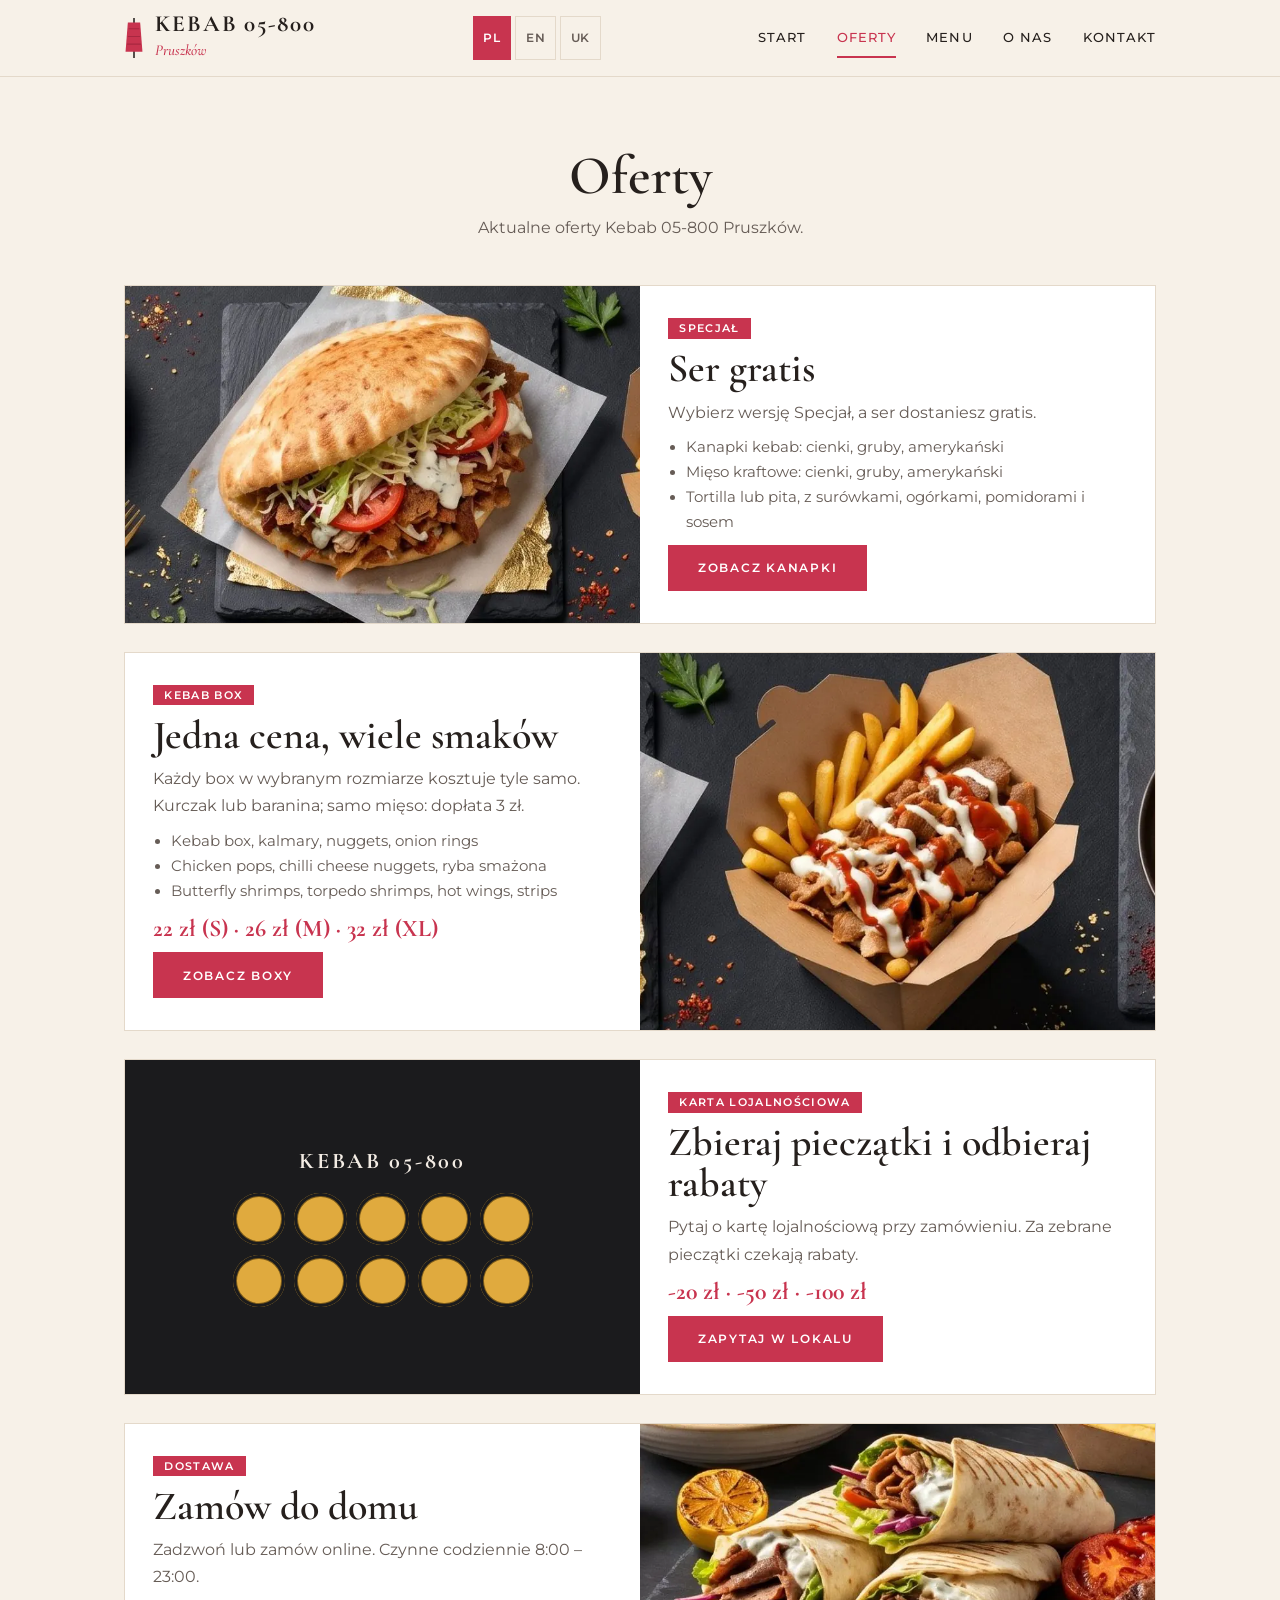
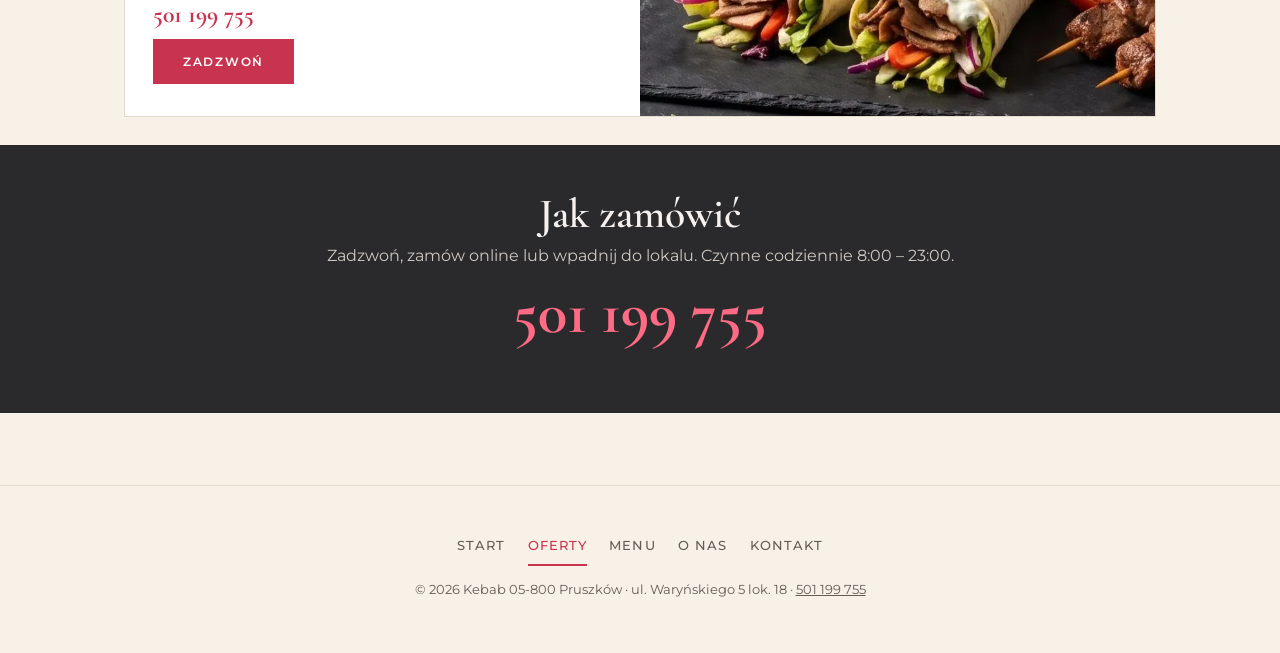
<file: offers.html>
<!DOCTYPE html>
<html lang="pl">
<head>
<meta charset="utf-8">
<meta name="viewport" content="width=device-width, initial-scale=1, viewport-fit=cover">
<meta name="color-scheme" content="light"><meta name="theme-color" content="#f7f1e8">
<title>Oferty i promocje | Kebab 05-800 Pruszków</title>
<meta name="description" content="Aktualne oferty Kebab 05-800 w Pruszkowie: ser gratis w wersji Specjał, kebab box w jednej cenie, dostawa i karta lojalnościowa.">
<link rel="canonical" href="https://abulfaiz.github.io/kebab-05-800/offers.html">
<link rel="icon" href="favicon.svg" type="image/svg+xml">
<meta property="og:type" content="website"><meta property="og:site_name" content="Kebab 05-800 Pruszków"><meta property="og:title" content="Oferty i promocje | Kebab 05-800 Pruszków"><meta property="og:description" content="Aktualne oferty Kebab 05-800 w Pruszkowie: ser gratis w wersji Specjał, kebab box w jednej cenie, dostawa i karta lojalnościowa."><meta property="og:url" content="https://abulfaiz.github.io/kebab-05-800/offers.html"><meta property="og:image" content="https://abulfaiz.github.io/kebab-05-800/images/og.jpg"><meta property="og:image:width" content="1200"><meta property="og:image:height" content="630"><meta property="og:locale" content="pl_PL"><meta property="og:locale:alternate" content="en_US"><meta property="og:locale:alternate" content="uk_UA">
<meta name="twitter:card" content="summary_large_image"><meta name="twitter:title" content="Oferty i promocje | Kebab 05-800 Pruszków"><meta name="twitter:description" content="Aktualne oferty Kebab 05-800 w Pruszkowie: ser gratis w wersji Specjał, kebab box w jednej cenie, dostawa i karta lojalnościowa."><meta name="twitter:image" content="https://abulfaiz.github.io/kebab-05-800/images/og.jpg">
<link rel="preconnect" href="https://fonts.googleapis.com"><link rel="preconnect" href="https://fonts.gstatic.com" crossorigin><link rel="stylesheet" href="https://fonts.googleapis.com/css2?family=Cormorant+Garamond:ital,wght@0,500;0,600;0,700;1,500&family=Montserrat:wght@300;400;500;600&display=swap">
<link rel="stylesheet" href="assets/style.css">

</head>
<body data-page="offers.html">
<a class="skip" href="#main" data-i="skip">Przejdź do treści</a>
<svg width="0" height="0" style="position:absolute" aria-hidden="true"><symbol id="cam" viewBox="0 0 24 24" fill="none" stroke="currentColor" stroke-width="1.5"><path d="M3 8h4l2-3h6l2 3h4v11H3z"/><circle cx="12" cy="13" r="3.5"/></symbol></svg>
<header><div class="in">
  <a class="brand" href="index.html" aria-label="Kebab 05-800 Pruszków"><svg viewBox="0 0 26 52" aria-hidden="true"><rect x="12" y="0" width="2" height="52" fill="#26201d"/><path d="M5 6h16l3 38H2z" fill="#c8344f"/><path d="M6 14h14M5 24h16M4 34h18" stroke="#a82740" stroke-width="1.5"/></svg><span><b>KEBAB 05-800</b><i>Pruszków</i></span></a>
  <div class="lang" role="group" aria-label="Language"><button type="button" data-l="pl">PL</button><button type="button" data-l="en">EN</button><button type="button" data-l="uk">UK</button></div>
  <nav aria-label="Menu"><a href="index.html" data-i="n_home">START</a><a href="offers.html" data-i="n_offers">OFERTY</a><a href="menu.html" data-i="n_menu">MENU</a><a href="about.html" data-i="n_about">O NAS</a><a href="contact.html" data-i="n_contact">KONTAKT</a></nav>
</div></header>
<main id="main"><div class="view on">
<section><div class="wrap">
  <div class="title"><h1 class="h1" data-i="of_h">Oferty</h1><p data-i="of_s">Aktualne oferty Kebab 05-800 Pruszków.</p></div>
  <div id="offers"><article class="promo"><div class="ph"><img src="images/home-kanapki.webp" width="800" height="600" alt="" loading="lazy" decoding="async"></div><div class="pt"><span class="tag">SPECJAŁ</span><h2>Ser gratis</h2><p>Wybierz wersję Specjał, a ser dostaniesz gratis.</p><ul><li>Kanapki kebab: cienki, gruby, amerykański</li><li>Mięso kraftowe: cienki, gruby, amerykański</li><li>Tortilla lub pita, z surówkami, ogórkami, pomidorami i sosem</li></ul><a class="btn fill" href="menu.html#kanapki-kebab">ZOBACZ KANAPKI</a></div></article><article class="promo rev"><div class="ph"><img src="images/home-box.webp" width="800" height="600" alt="" loading="lazy" decoding="async"></div><div class="pt"><span class="tag">KEBAB BOX</span><h2>Jedna cena, wiele smaków</h2><p>Każdy box w wybranym rozmiarze kosztuje tyle samo. Kurczak lub baranina; samo mięso: dopłata 3 zł.</p><ul><li>Kebab box, kalmary, nuggets, onion rings</li><li>Chicken pops, chilli cheese nuggets, ryba smażona</li><li>Butterfly shrimps, torpedo shrimps, hot wings, strips</li></ul><p class="big">22 zł (S) · 26 zł (M) · 32 zł (XL)</p><a class="btn fill" href="menu.html#kebab-box">ZOBACZ BOXY</a></div></article><article class="promo"><div class="ph stampcard" aria-hidden="true"><b>KEBAB 05-800</b><span><i></i><i></i><i></i><i></i><i></i><i></i><i></i><i></i><i></i><i></i></span></div><div class="pt"><span class="tag">KARTA LOJALNOŚCIOWA</span><h2>Zbieraj pieczątki i odbieraj rabaty</h2><p>Pytaj o kartę lojalnościową przy zamówieniu. Za zebrane pieczątki czekają rabaty.</p><p class="big">-20 zł · -50 zł · -100 zł</p><a class="btn fill" href="contact.html">ZAPYTAJ W LOKALU</a></div></article><article class="promo rev"><div class="ph"><img src="images/home-kraftowe.webp" width="800" height="600" alt="" loading="lazy" decoding="async"></div><div class="pt"><span class="tag">DOSTAWA</span><h2>Zamów do domu</h2><p>Zadzwoń lub zamów online. Czynne codziennie 8:00 – 23:00.</p><p class="big">501 199 755</p><a class="btn fill" href="tel:+48501199755">ZADZWOŃ</a></div></article></div>
</div>
<div class="how"><div class="wrap"><h2 data-i="of_how_h">Jak zamówić</h2><p data-i="of_how_p">Zadzwoń, zamów online lub wpadnij do lokalu. Czynne codziennie 8:00 – 23:00.</p>
<a class="tel" href="tel:+48501199755">501 199 755</a><div class="chips olinks"></div></div></div></section>
</div></main>
<footer><nav class="fnav" data-al="f_nav" aria-label="Footer"><a href="index.html" data-i="n_home">START</a><a href="offers.html" data-i="n_offers">OFERTY</a><a href="menu.html" data-i="n_menu">MENU</a><a href="about.html" data-i="n_about">O NAS</a><a href="contact.html" data-i="n_contact">KONTAKT</a></nav>
<p>© <span id="y">2026</span> Kebab 05-800 Pruszków · ul. Waryńskiego 5 lok. 18 · <a href="tel:+48501199755">501 199 755</a></p></footer>
<div class="orderbar"><a class="btn fill" href="tel:+48501199755" data-i="sb_call">ZADZWOŃ: 501 199 755</a><a class="btn" href="menu.html" data-i="n_menu">MENU</a></div>
<script src="assets/config.js" defer></script><script src="assets/site.js" defer></script>
</body>
</html>
</file>
<file: assets/style.css>
:root{--bg:#f7f1e8;--card:#fff;--ink:#26201d;--muted:#665c56;--red:#c8344f;--red-d:#a82740;--char:#2a2a2c;--line:#e4d9ca;--tile:#eadfce;color-scheme:light;box-sizing:border-box}
*,*::before,*::after{box-sizing:inherit}
html{-webkit-text-size-adjust:100%;text-size-adjust:100%;scroll-padding-top:5rem}
body{margin:0;background:var(--bg);color:var(--ink);font:400 1rem/1.7 Montserrat,system-ui,sans-serif}
a{color:inherit}:focus-visible{outline:2px solid var(--red);outline-offset:3px}
h1,h2,h3{font-family:"Cormorant Garamond",Georgia,serif;font-weight:600;margin:0;line-height:1.02}
.wrap{max-width:1080px;margin:0 auto;padding:0 max(1.5rem,env(safe-area-inset-right)) 0 max(1.5rem,env(safe-area-inset-left))}
header{position:sticky;top:0;z-index:5;background:rgba(247,241,232,.94);backdrop-filter:blur(8px);border-bottom:1px solid var(--line);padding-top:env(safe-area-inset-top,0px)}
header .in{display:flex;justify-content:space-between;align-items:center;max-width:1080px;margin:0 auto;padding:.8rem max(1.5rem,env(safe-area-inset-right)) .8rem max(1.5rem,env(safe-area-inset-left));gap:1rem}
.brand{display:flex;align-items:center;gap:.7rem;text-decoration:none}
.brand svg{width:20px;height:40px}
.brand b{display:block;font:700 1.45rem/1 "Cormorant Garamond",serif;letter-spacing:.08em}
.brand i{font:italic 500 .95rem "Cormorant Garamond",serif;color:var(--red)}
nav{display:flex;gap:1.9rem}
nav a{text-decoration:none;font-size:.82rem;font-weight:500;letter-spacing:.08em;padding:.3rem 0;border-bottom:2px solid transparent}
nav a:hover,nav a[aria-current]{border-color:var(--red);color:var(--red)}
.view{display:none}.view.on{display:block;animation:in .45s ease}
@keyframes in{from{opacity:0}to{opacity:1}}
@media (prefers-reduced-motion:reduce){.view.on{animation:none}}
.ph{background:var(--tile);display:flex;flex-direction:column;align-items:center;justify-content:center;gap:.4rem;color:#9b8a73;font-size:.75rem;letter-spacing:.06em;text-align:center}
.ph svg{width:28px;height:28px}
.ph img{width:100%;height:100%;object-fit:cover;display:block}
.hero .wrap{display:grid;grid-template-columns:1fr 1.1fr;gap:3rem;align-items:center;padding-top:3rem;padding-bottom:4rem}
.hero h1{font-size:clamp(3rem,8vw,5.6rem);font-weight:700}
.hero h1 em{display:block;font-size:.5em;color:var(--red);font-weight:500;margin-top:.3rem}
.hero p{color:var(--muted);max-width:40ch;margin:1.25rem 0 1.75rem}
.hero .ph{aspect-ratio:4/5;border-radius:200px 200px 12px 12px}
.btns{display:flex;gap:.8rem;flex-wrap:wrap}
.btn{display:inline-block;padding:.9rem 1.8rem;border:1.5px solid var(--ink);color:var(--ink);text-decoration:none;font:600 .78rem Montserrat,sans-serif;letter-spacing:.14em;background:none;cursor:pointer;transition:background .2s,color .2s}
.btn:hover{background:var(--ink);color:var(--bg)}
.btn.fill{background:var(--red);border-color:var(--red);color:#fff}.btn.fill:hover{background:var(--red-d);border-color:var(--red-d)}
section{padding:4.5rem 0}
.title{text-align:center;margin-bottom:2.75rem}
.title h2{font-size:clamp(2.2rem,6vw,3.4rem)}
.title p{color:var(--muted);margin:.6rem 0 0}
.three{display:grid;grid-template-columns:repeat(auto-fit,minmax(250px,1fr));gap:1.5rem}
.dish{background:var(--card);border:1px solid var(--line)}
.dish .ph{aspect-ratio:4/3}
.dish div.t{padding:1.25rem 1.4rem 1.5rem}
.dish h3{font-size:1.65rem}
.dish p{margin:.4rem 0 .8rem;color:var(--muted);font-size:.9rem}
.dish .pr{font:700 1.3rem "Cormorant Garamond",serif;color:var(--red)}
.band{background:var(--char);color:#f6f1ee;text-align:center}
.band h2{font-size:clamp(1.8rem,5vw,2.6rem)}
.band .tel{font:700 clamp(2.6rem,9vw,4.4rem) "Cormorant Garamond",serif;color:#ff6b84;text-decoration:none;display:block;margin:.4rem 0 1.25rem}
.band .btn.fill{border-color:var(--red)}
.chips{display:flex;gap:.6rem;justify-content:center;flex-wrap:wrap;margin-top:1.5rem}
.chips span{border:1px solid #55555a;padding:.25rem 1rem;font-size:.78rem;letter-spacing:.05em;color:#cfc8c2}
.tabs{display:flex;gap:.3rem 1.6rem;flex-wrap:wrap;justify-content:center;margin-bottom:2.5rem}
.tabs button{background:none;border:0;border-bottom:2px solid transparent;color:var(--muted);font:600 .78rem Montserrat,sans-serif;letter-spacing:.1em;padding:.4rem 0;cursor:pointer}
.tabs button:hover{color:var(--ink)}.tabs button[aria-selected=true]{color:var(--red);border-color:var(--red)}
.list{max-width:760px;margin:0 auto;background:var(--card);border:1px solid var(--line);padding:1rem 1.75rem}
.list .sub{text-align:center;color:var(--muted);font-size:.88rem;margin:.5rem 0 1rem}
.row{display:flex;align-items:center;gap:1rem;padding:.9rem 0;border-top:1px solid var(--line)}
.row:first-child,.sub+.row{border-top:0}
.row .ph{width:64px;height:64px;flex:none;border-radius:6px;gap:0}.row .ph svg{width:20px;height:20px}
.row .m{flex:1;min-width:0}
.row .n{font:600 1.35rem/1.2 "Cormorant Garamond",serif}
.row small{display:block;color:var(--muted);font-size:.78rem;line-height:1.5}
.row .p{font:700 1.25rem "Cormorant Garamond",serif;color:var(--red);white-space:nowrap;text-align:right}
.note{text-align:center;color:var(--muted);font-size:.8rem;margin-top:2rem}
.about{display:grid;grid-template-columns:1fr 1fr;gap:3rem;align-items:center}
.about h2{font-size:clamp(2.2rem,6vw,3.4rem)}
.about p{color:var(--muted)}
.rule{width:56px;height:2px;background:var(--red);margin:1.4rem 0}
.about .ph{aspect-ratio:4/5;border-radius:12px}
.info{display:grid;grid-template-columns:repeat(auto-fit,minmax(260px,1fr));gap:1.5rem}
.info>div{background:var(--card);border:1px solid var(--line);padding:2rem 1.5rem;text-align:center}
.info h3{color:var(--red);font-size:1.7rem;margin-bottom:.8rem}
.info p{margin:0 0 1.4rem}
.offers{display:grid;grid-template-columns:repeat(auto-fit,minmax(280px,1fr));gap:1.5rem}
.offer{background:var(--card);border:1px solid var(--line);border-top:4px solid var(--red);padding:1.75rem 1.5rem;display:flex;flex-direction:column;align-items:flex-start;gap:.5rem}
.offer .tag{background:var(--red);color:#fff;font:600 .7rem Montserrat,sans-serif;letter-spacing:.12em;padding:.2rem .7rem}
.offer h3{font-size:2rem}
.offer p{margin:0 0 .8rem;color:var(--muted);font-size:.92rem;flex:1}
.empty{grid-column:1/-1;text-align:center;border:1px dashed var(--line);padding:3rem 1.5rem;color:var(--muted)}
.empty h3{color:var(--ink);font-size:1.8rem;margin-bottom:.5rem}
footer{border-top:1px solid var(--line);padding:2.5rem 1.5rem calc(2.5rem + env(safe-area-inset-bottom,0px));text-align:center;color:var(--muted);font-size:.8rem}
@media (max-width:760px){nav{gap:1rem}nav a{font-size:.7rem;letter-spacing:.04em}.brand i{display:none}.hero .wrap,.about{grid-template-columns:1fr;gap:2rem}.hero .ph{order:-1;aspect-ratio:4/3;border-radius:120px 120px 12px 12px}.about .ph{order:-1}.row .ph{width:52px;height:52px}.list{padding:.75rem 1rem}}
.ph{position:relative;overflow:hidden}
.ph img{position:absolute;inset:0;width:100%;height:100%;object-fit:cover}
header .in{flex-wrap:wrap}
.lang{display:flex;gap:.25rem}
.lang button{background:none;border:1px solid var(--line);color:var(--muted);font:600 .72rem Montserrat,sans-serif;letter-spacing:.06em;padding:.3rem .6rem;cursor:pointer}
.lang button[aria-pressed=true]{background:var(--red);border-color:var(--red);color:#fff}
.chips{--c:#cfc8c2;--b:#55555a}.chips.lt{--c:var(--ink);--b:var(--line);margin-top:1rem}
.chips span,.chips a{border:1px solid var(--b);color:var(--c);padding:.25rem 1rem;font-size:.78rem;letter-spacing:.05em;text-decoration:none}
.chips a:hover{background:var(--red);border-color:var(--red);color:#fff}
@media (max-width:760px){nav{order:3;width:100%;overflow-x:auto;gap:1.2rem;justify-content:space-between}.brand i{display:inline}}

/* ---- responsive refinements ---- */
img{max-width:100%}
.btn,.lang button,.tabs button,nav a{min-height:44px;display:inline-flex;align-items:center;justify-content:center}
nav a{min-height:40px}
.chips a,.chips span{display:inline-flex;align-items:center;min-height:36px}
@media (max-width:760px){
  section{padding:2.75rem 0}
  .title{margin-bottom:1.75rem}
  .hero .wrap{padding-top:1rem;padding-bottom:2.5rem;gap:1.5rem}
  .hero p{margin:1rem 0 1.4rem}
  .btns .btn{flex:1 1 40%}
  .list{padding:.5rem .9rem}
  .row{flex-wrap:wrap;row-gap:.2rem}
  .row .m{flex:1 1 calc(100% - 52px - 1rem)}
  .row .p{flex:1 0 100%;text-align:left;padding-left:calc(52px + 1rem);margin-top:-.3rem;font-size:1.15rem}
  .row .n{font-size:1.25rem}
  .tabs{gap:0 1.1rem}
  .offer h3{font-size:1.7rem}
  .info>div{padding:1.5rem 1.2rem}
  .band .tel{font-size:clamp(2.2rem,11vw,3.2rem)}
  footer{padding-left:max(1rem,env(safe-area-inset-left));padding-right:max(1rem,env(safe-area-inset-right))}
}
@media (max-width:360px){
  .brand b{font-size:1.15rem}.lang button{padding:.3rem .45rem}
  nav{gap:.7rem}nav a{font-size:.66rem}
}
@media (min-width:761px) and (max-width:1000px){
  .hero .wrap{gap:2rem}.three{grid-template-columns:repeat(2,1fr)}
}
@media (max-height:500px) and (orientation:landscape){
  .hero .wrap{padding-top:1.5rem;padding-bottom:2rem}section{padding:2.5rem 0}
}

/* ---- v2: skip link, order bar, full menu, offers, contact map, footer ---- */
.skip{position:absolute;left:-999px;top:0;background:var(--red);color:#fff;padding:.7rem 1rem;z-index:30}.skip:focus{left:0}
.olinks:empty{display:none}
.orderbar{display:none}
@media (max-width:760px){.orderbar{display:flex;gap:.6rem;position:fixed;left:0;right:0;bottom:0;z-index:9;padding:.6rem max(.8rem,env(safe-area-inset-right)) calc(.6rem + env(safe-area-inset-bottom,0px)) max(.8rem,env(safe-area-inset-left));background:rgba(247,241,232,.97);backdrop-filter:blur(8px);border-top:1px solid var(--line)}
.orderbar .btn{flex:1;padding:.8rem .5rem;font-size:.74rem}.orderbar .btn:first-child{flex:2}body{padding-bottom:4.8rem}}
.hero .meta{font-size:.85rem;color:var(--muted);margin:1.2rem 0 0}
.dish{position:relative}.dish h3 a{text-decoration:none}.dish h3 a::after{content:"";position:absolute;inset:0}
.seo{max-width:760px;margin:0 auto;text-align:center}.seo h2{font-size:clamp(1.8rem,5vw,2.6rem);margin-bottom:.8rem}.seo p{color:var(--muted)}
.jump{position:sticky;top:var(--hh,64px);z-index:4;display:flex;gap:.5rem;overflow-x:auto;padding:.6rem 0;margin:0 0 2rem;background:var(--bg);scrollbar-width:none}
.jump::-webkit-scrollbar{display:none}
.jump a{flex:none;padding:.4rem 1rem;border:1px solid var(--line);border-radius:99px;background:var(--card);text-decoration:none;font:600 .74rem Montserrat,sans-serif;letter-spacing:.06em;min-height:40px;display:inline-flex;align-items:center}
.jump a:hover{border-color:var(--red);color:var(--red)}
.mcat{margin:0 auto 2.5rem;max-width:760px;scroll-margin-top:calc(var(--hh,64px) + 4.5rem)}
.mcat h2{font-size:clamp(1.8rem,5vw,2.4rem);color:var(--red);margin-bottom:.3rem}
.mcat .sub{color:var(--muted);font-size:.88rem;margin:0 0 .6rem;text-align:left}
.orig{font-style:italic}
.promo{display:grid;grid-template-columns:1fr 1fr;background:var(--card);border:1px solid var(--line);margin-bottom:1.75rem;overflow:hidden}
.promo.rev .ph{order:2}.promo .ph{aspect-ratio:auto;min-height:260px}
.promo .pt{padding:2rem 1.75rem;display:flex;flex-direction:column;align-items:flex-start;gap:.6rem;justify-content:center}
.promo .tag{background:var(--red);color:#fff;font:600 .7rem Montserrat,sans-serif;letter-spacing:.12em;padding:.2rem .7rem}
.promo h2{font-size:clamp(1.8rem,4vw,2.5rem)}.promo p{margin:0;color:var(--muted)}
.promo ul{margin:0;padding-left:1.1rem;color:var(--muted);font-size:.92rem}
.promo .big{font:700 1.5rem "Cormorant Garamond",serif;color:var(--red)}
.stampcard{background:#1b1b1d;color:#f3ece4;gap:1.2rem;padding:1.5rem}
.stampcard b{font:700 1.4rem "Cormorant Garamond",serif;letter-spacing:.12em}
.stampcard span{display:grid;grid-template-columns:repeat(5,1fr);gap:.6rem;width:min(300px,90%)}
.stampcard i{aspect-ratio:1;border-radius:50%;background:#e0aa3e;box-shadow:inset 0 0 0 3px #1b1b1d,inset 0 0 0 4px #7a5a1a}
.how{background:var(--char);color:#f6f1ee;text-align:center;padding:3rem 0;margin-top:1rem}
.how h2{font-size:clamp(1.8rem,5vw,2.6rem)}.how p{color:#cfc8c2;margin:.4rem 0}
.how .tel{font:700 clamp(2.4rem,9vw,3.8rem) "Cormorant Garamond",serif;color:#ff6b84;text-decoration:none;display:block;margin:.3rem 0 1rem}
.map{width:100%;height:min(60vh,420px);border:1px solid var(--line);display:block;margin-top:1.5rem;background:var(--tile)}
.info .btn+.btn{margin-top:.6rem}.info a:not(.btn){font:700 1.5rem "Cormorant Garamond",serif;color:var(--red);text-decoration:none}
footer nav.fnav{display:flex;flex-wrap:wrap;justify-content:center;gap:.2rem 1.4rem;width:auto;margin-bottom:.8rem;overflow:visible}
footer a{color:inherit}
@media (max-width:760px){.promo{grid-template-columns:1fr}.promo.rev .ph{order:0}.promo .ph{min-height:200px;aspect-ratio:4/3}.promo .pt{padding:1.4rem 1.2rem}}
@media (prefers-reduced-motion:reduce){html{scroll-behavior:auto}}
.title h1,.about h1{font-size:clamp(2.2rem,6vw,3.4rem);font-weight:600}
.info h2.h3{color:var(--red);font-size:1.7rem;margin-bottom:.8rem}
</file>
